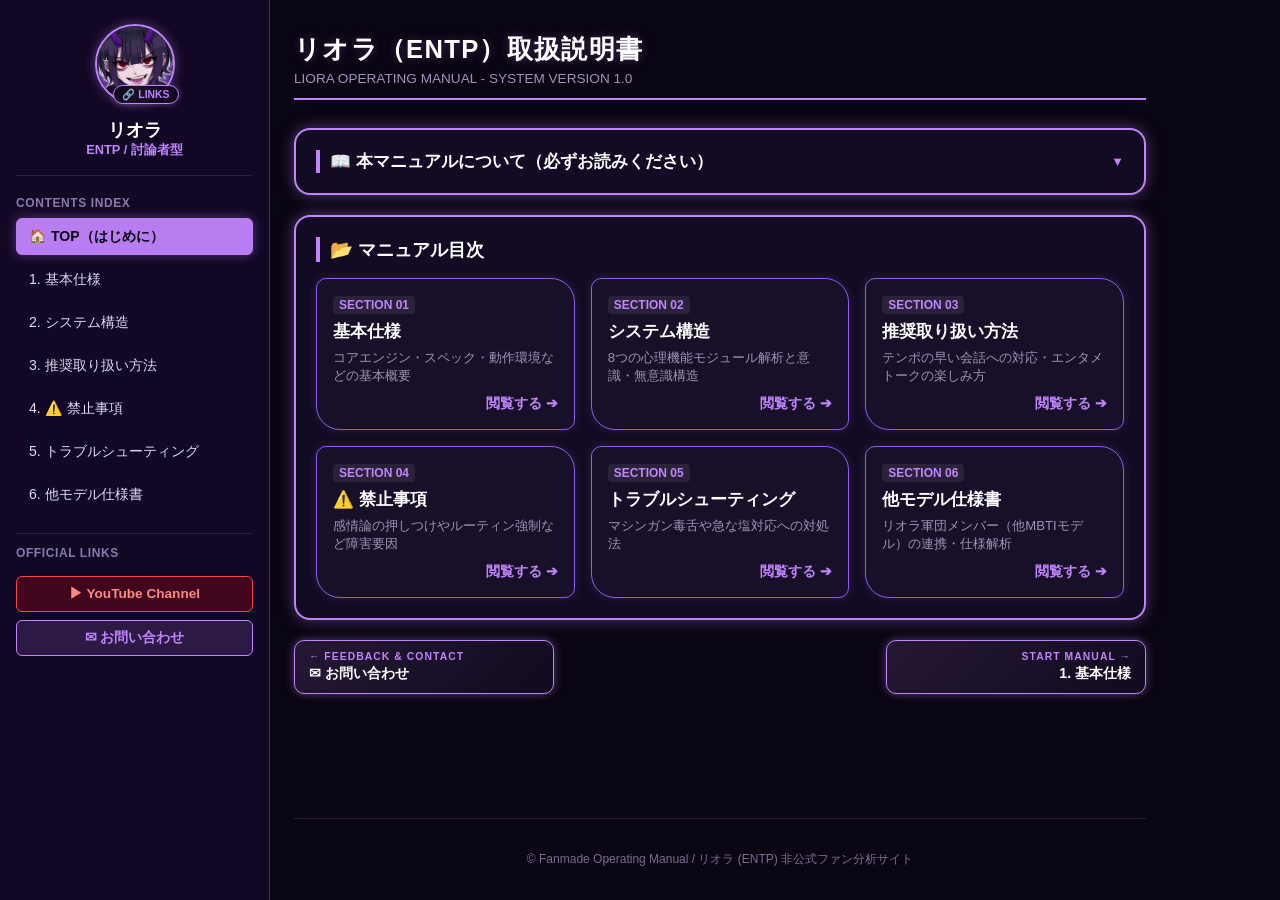
<file: index.html>
<!DOCTYPE html>
<html lang="ja">
<head>
<!-- Google tag (gtag.js) -->
<script async src="https://www.googletagmanager.com/gtag/js?id=G-RWWH56640Z"></script>
<script>
  window.dataLayer = window.dataLayer || [];
  function gtag(){dataLayer.push(arguments);}
  gtag('js', new Date());

  gtag('config', 'G-RWWH56640Z');
</script>
  <meta charset="UTF-8">
  <meta name="viewport" content="width=device-width, initial-scale=1.0">
  <title>リオラ（ENTP）取扱説明書 - TOP</title>
  <link rel="stylesheet" href="css/common.css">
  <link rel="stylesheet" href="css/top.css">
</head>
<body>

  <!-- スマホ用固定ヘッダー -->
  <header class="mobile-header">
    <button class="hamburger-btn" id="hamburgerBtn">☰</button>
    <span class="mobile-title">LIORA MANUAL</span>
  </header>

  <div class="app-container">
	<!-- 左サイドバー -->
    <aside class="sidebar" id="sidebar">
      <button type="button" class="sidebar-close-btn" id="sidebarCloseBtn">✕</button>
		
<!-- プロフィールカード -->
<div class="profile-card">
  <!-- ★ ここ（アイコン＋LINKSバッジの丸い枠）をクリックボタンに変更 -->
  <div class="profile-icon-wrapper" id="profileCardBtn" role="button" tabindex="0" title="リオラ Official Linksを開く">
    <img src="images/liora.jpg" alt="リオラ アイコン" class="profile-icon" onerror="this.src='https://via.placeholder.com/80/120724/c084fc?text=RIORA'">
    <span class="profile-link-badge">🔗 LINKS</span>
  </div>
  <div class="profile-name">リオラ</div>
  <div class="profile-type">ENTP / 討論者型</div>
</div>

      <nav>
        <div class="nav-section-title">CONTENTS INDEX</div>
        <ul class="nav-menu">
          <li><a href="index.html" class="active">🏠 TOP（はじめに）</a></li>
          <li><a href="specs.html">1. 基本仕様</a></li>
          <li><a href="functions.html">2. システム構造</a></li>
          <li><a href="usage.html">3. 推奨取り扱い方法</a></li>
          <li><a href="warning.html">4. ⚠️ 禁止事項</a></li>
          <li><a href="troubleshooting.html">5. トラブルシューティング</a></li>
		  <li><a href="members.html">6. 他モデル仕様書</a></li>
        </ul>
      </nav>

      <div class="sidebar-links">
        <div class="nav-section-title">OFFICIAL LINKS</div>
        <a href="https://www.youtube.com/@liora1219" target="_blank" rel="noopener" class="ext-btn youtube">
          <span>▶ YouTube Channel</span>
        </a>
        <a href="contact.html" class="ext-btn contact">
          <span>✉ お問い合わせ</span>
        </a>
      </div>
    </aside>

    <!-- 右メインコンテンツエリア -->
    <main class="main-content">
      <header class="page-header">
        <h1 class="page-title">リオラ（ENTP）取扱説明書</h1>
        <p class="page-subtitle">LIORA OPERATING MANUAL - SYSTEM VERSION 1.0</p>
      </header>

<!-- 折りたたみ可能な概要・注意喚起 -->
<section class="manual-section accordion-section">
  <button class="accordion-header" id="aboutAccordionBtn" type="button">
    <span class="accordion-header-title">📖 本マニュアルについて（必ずお読みください）</span>
    <span class="accordion-icon">▼</span>
  </button>
  
  <div class="accordion-body">
    <p class="about-text">
      当サイトは、配信者・リオラさんのトークスタイルや思考プロセスを「MBTI 16タイプ性格診断（ENTP/討論者型）」および「8つの心理機能」の視点から分析・解剖した非公式ファンメイド取扱説明書です。<br>
      リオラさんの爆速の言語化能力やエンタメ感あふれるトークバトルを、より深く理解して配信を楽しむためのガイダンスとしてご利用ください。
    </p>

    <!-- 注意喚起 -->
    <div class="caution-box">
      <div class="caution-title">⚠️ MBTI・性格分析のご利用にあたって</div>
      <p class="caution-desc">
        MBTIや心理機能は、個人の思考傾向やコミュニケーションの癖を多角的に理解するためのフレームワークです。<br>
        <strong>特定の性格タイプで人を決めつけたり、ラベル貼りやレッテル貼りをするためのものではありません。</strong><br>
        あくまでリスナー・ファンとしてのコミュニケーションやエンタメ分析を楽しむ指標の一つとしてご活用ください。
      </p>
    </div>

    <!-- 読了後の閉じるボタン -->
    <div class="accordion-close-wrapper">
      <button class="accordion-close-btn" id="aboutAccordionCloseBtn" type="button">▲ マニュアルの説明をたたむ</button>
    </div>
  </div>
</section>

	<!-- 目次カードエリア -->
      <section class="manual-section">
        <h2 class="section-title">📂 マニュアル目次</h2>
        <div class="index-grid">
          
          <a href="specs.html" class="index-card">
            <div>
              <div class="index-card-num">SECTION 01</div>
              <div class="index-card-title">基本仕様</div>
              <div class="index-card-desc">コアエンジン・スペック・動作環境などの基本概要</div>
            </div>
            <div class="index-card-arrow">閲覧する ➔</div>
          </a>

          <a href="functions.html" class="index-card">
            <div>
              <div class="index-card-num">SECTION 02</div>
              <div class="index-card-title">システム構造</div>
              <div class="index-card-desc">8つの心理機能モジュール解析と意識・無意識構造</div>
            </div>
            <div class="index-card-arrow">閲覧する ➔</div>
          </a>

          <a href="usage.html" class="index-card">
            <div>
              <div class="index-card-num">SECTION 03</div>
              <div class="index-card-title">推奨取り扱い方法</div>
              <div class="index-card-desc">テンポの早い会話への対応・エンタメトークの楽しみ方</div>
            </div>
            <div class="index-card-arrow">閲覧する ➔</div>
          </a>

          <a href="warning.html" class="index-card">
            <div>
              <div class="index-card-num">SECTION 04</div>
              <div class="index-card-title">⚠️ 禁止事項</div>
              <div class="index-card-desc">感情論の押しつけやルーティン強制など障害要因</div>
            </div>
            <div class="index-card-arrow">閲覧する ➔</div>
          </a>

          <a href="troubleshooting.html" class="index-card">
            <div>
              <div class="index-card-num">SECTION 05</div>
              <div class="index-card-title">トラブルシューティング</div>
              <div class="index-card-desc">マシンガン毒舌や急な塩対応への対処法</div>
            </div>
            <div class="index-card-arrow">閲覧する ➔</div>
          </a>
			
		  <a href="members.html" class="index-card">
            <div>
              <div class="index-card-num">SECTION 06</div>
              <div class="index-card-title">他モデル仕様書</div>
              <div class="index-card-desc">リオラ軍団メンバー（他MBTIモデル）の連携・仕様解析</div>
            </div>
            <div class="index-card-arrow">閲覧する ➔</div>
          </a>

        </div>
      </section>
		
		<!-- 左右ページ移動ナビゲーション -->
<div class="page-nav-container">
  <!-- 左：前へ戻る -->
  <a href="contact.html" class="nav-page-btn prev">
    <span class="nav-btn-label">← FEEDBACK & CONTACT</span>
    <span class="nav-btn-title">✉ お問い合わせ</span>
  </a>

  <!-- 右：次へ進む -->
  <a href="specs.html" class="nav-page-btn next">
    <span class="nav-btn-label">START MANUAL →</span>
    <span class="nav-btn-title">1. 基本仕様</span>
  </a>
</div>

      <footer class="main-footer">
        <p>© Fanmade Operating Manual / リオラ (ENTP) 非公式ファン分析サイト</p>
      </footer>
    </main>
  </div>

<!-- リオラ Official Links モーダル -->
  <div class="so-modal-overlay" id="lioraModalOverlay" aria-hidden="true">
    <div class="so-modal-content">
      <button class="so-modal-close" id="lioraModalCloseBtn" type="button">✕</button>
      
      <div class="so-modal-header">
        <img src="images/liora.jpg" alt="リオラ" class="so-modal-icon" onerror="this.src='https://via.placeholder.com/80/120724/c084fc?text=RIORA'">
        <div>
          <div class="so-modal-subtitle">ENTP / 討論者型</div>
          <h2 class="so-modal-title">リオラ Official Links</h2>
        </div>
      </div>

      <div class="so-modal-body">
        <p class="so-modal-desc">リオラさんの各公式プラットフォーム・SNS一覧です。</p>
        
<div class="so-modal-links">

  <!-- 左列：YOUTUBEグループ -->
  <div class="modal-group">
    <div class="modal-group-title">▶ YOUTUBE CHANNELS</div>
    <a href="https://www.youtube.com/channel/UCZLeZXjm_opUQFhLa4I_VFg" target="_blank" rel="noopener" class="so-modal-link-btn youtube">
      <span class="link-marker">▪</span>
      <span class="link-text">リオラch-スプラ解説-</span>
      <span class="link-arrow">➔</span>
    </a>
    <a href="https://www.youtube.com/@%E3%83%AA%E3%82%AA%E3%83%A9%E3%81%AE%E9%81%8A%E3%81%B3%E5%A0%B4" target="_blank" rel="noopener" class="so-modal-link-btn youtube">
      <span class="link-marker">▪</span>
      <span class="link-text">リオラの遊び場</span>
      <span class="link-arrow">➔</span>
    </a>
    <a href="https://www.youtube.com/channel/UCxatBdEPbu0eMBJYC5KGaqA" target="_blank" rel="noopener" class="so-modal-link-btn youtube">
      <span class="link-marker">▪</span>
      <span class="link-text">リオラのスプラ教室</span>
      <span class="link-arrow">➔</span>
    </a>
    <a href="https://www.youtube.com/@vtuber1219" target="_blank" rel="noopener" class="so-modal-link-btn youtube">
      <span class="link-marker">▪</span>
      <span class="link-text">リオラ-Vtuberの先生</span>
      <span class="link-arrow">➔</span>
    </a>
    <a href="https://www.youtube.com/@liora2001/videos" target="_blank" rel="noopener" class="so-modal-link-btn youtube">
      <span class="link-marker">▪</span>
      <span class="link-text">自由なリオラ</span>
      <span class="link-arrow">➔</span>
    </a>
  </div>

  <!-- 右列：X (TWITTER)グループ -->
  <div class="modal-group">
    <div class="modal-group-title">𝕏 X (TWITTER) ACCOUNTS</div>
    <a href="https://x.com/liora1219" target="_blank" rel="noopener" class="so-modal-link-btn x-twitter">
      <span class="link-marker">▪</span>
      <span class="link-text">リオラch👻</span>
      <span class="link-arrow">➔</span>
    </a>
    <a href="https://x.com/Li0ra__" target="_blank" rel="noopener" class="so-modal-link-btn x-twitter">
      <span class="link-marker">▪</span>
      <span class="link-text">りおらぴっぴ</span>
      <span class="link-arrow">➔</span>
    </a>
    <a href="https://x.com/liora33333" target="_blank" rel="noopener" class="so-modal-link-btn x-twitter">
      <span class="link-marker">▪</span>
      <span class="link-text">リオラさぶさぶ</span>
      <span class="link-arrow">➔</span>
    </a>
    <a href="https://x.com/Renren3353" target="_blank" rel="noopener" class="so-modal-link-btn x-twitter">
      <span class="link-marker">▪</span>
      <span class="link-text">リオラ@本垢登録者30万人</span>
      <span class="link-arrow">➔</span>
    </a>
    <a href="https://x.com/liorach" target="_blank" rel="noopener" class="so-modal-link-btn x-twitter">
      <span class="link-marker">▪</span>
      <span class="link-text">リオラ@ポーカー</span>
      <span class="link-arrow">➔</span>
    </a>
  </div>

</div>
    </div>
  </div>
	
  <script src="js/common.js"></script>
</body>
</html>
</file>
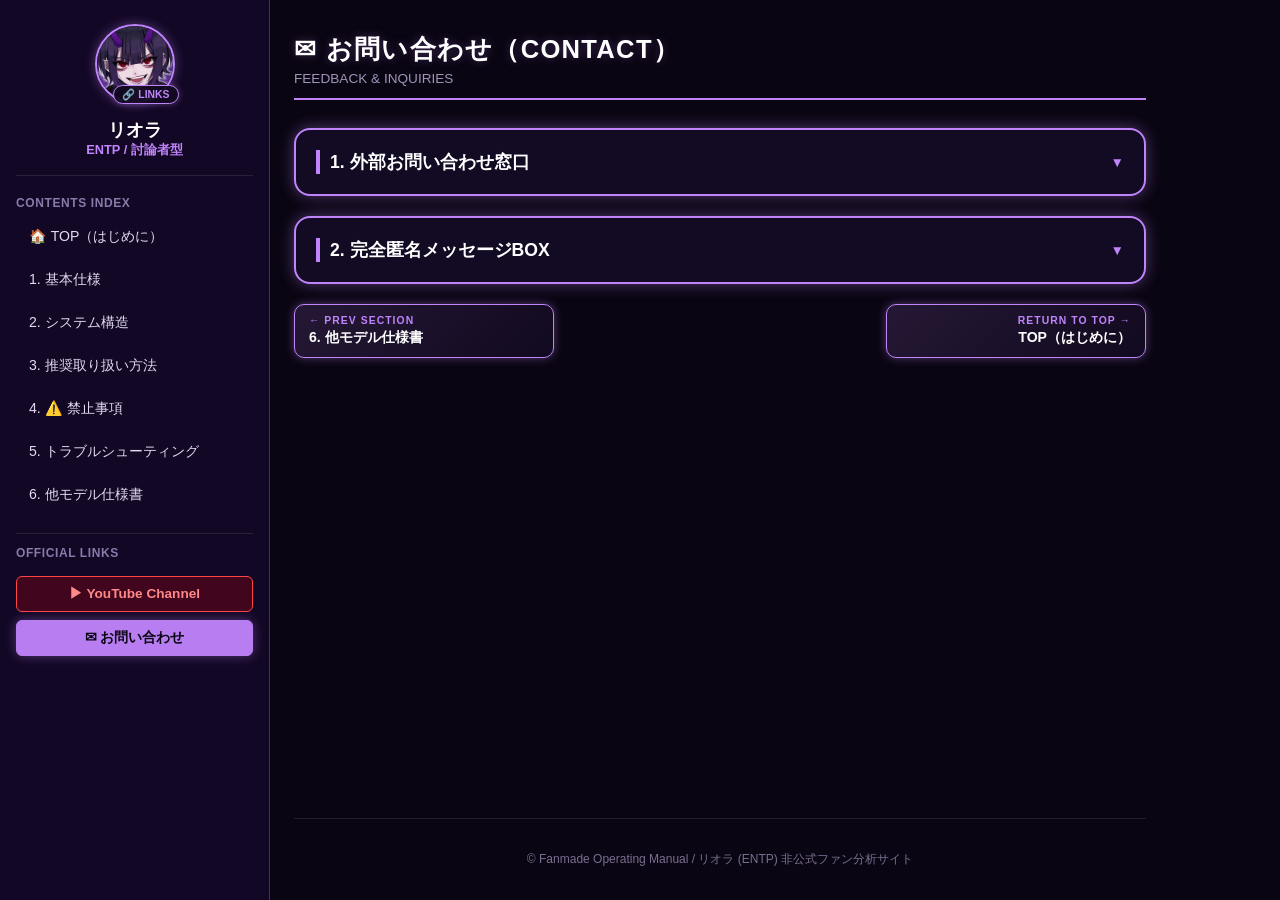
<file: contact.html>
<!DOCTYPE html>
<html lang="ja">
<head>
<!-- Google tag (gtag.js) -->
<script async src="https://www.googletagmanager.com/gtag/js?id=G-RWWH56640Z"></script>
<script>
  window.dataLayer = window.dataLayer || [];
  function gtag(){dataLayer.push(arguments);}
  gtag('js', new Date());

  gtag('config', 'G-RWWH56640Z');
</script>
  <meta charset="UTF-8">
  <meta name="viewport" content="width=device-width, initial-scale=1.0">
  <title>リオラ（ENTP）取扱説明書 - お問い合わせ</title>
  <link rel="stylesheet" href="css/common.css">
  <link rel="stylesheet" href="css/contact.css">
</head>
<body>

  <!-- スマホ用固定ヘッダー -->
  <header class="mobile-header">
    <button class="hamburger-btn" id="hamburgerBtn">☰</button>
    <span class="mobile-title">LIORA MANUAL</span>
  </header>

  <div class="app-container">
    <!-- 左サイドバー -->
    <aside class="sidebar" id="sidebar">
      <button type="button" class="sidebar-close-btn" id="sidebarCloseBtn">✕</button>

      <!-- プロフィールカード -->
      <div class="profile-card">
        <div class="profile-icon-wrapper" id="profileCardBtn" role="button" tabindex="0" title="リオラ Official Linksを開く">
          <img src="images/liora.jpg" alt="リオラ アイコン" class="profile-icon" onerror="this.src='https://via.placeholder.com/80/120724/c084fc?text=RIORA'">
          <span class="profile-link-badge">🔗 LINKS</span>
        </div>
        <div class="profile-name">リオラ</div>
        <div class="profile-type">ENTP / 討論者型</div>
      </div>

      <nav>
        <div class="nav-section-title">CONTENTS INDEX</div>
        <ul class="nav-menu">
          <li><a href="index.html">🏠 TOP（はじめに）</a></li>
          <li><a href="specs.html">1. 基本仕様</a></li>
          <li><a href="functions.html">2. システム構造</a></li>
          <li><a href="usage.html">3. 推奨取り扱い方法</a></li>
          <li><a href="warning.html">4. ⚠️ 禁止事項</a></li>
          <li><a href="troubleshooting.html">5. トラブルシューティング</a></li>
          <li><a href="members.html">6. 他モデル仕様書</a></li>
        </ul>
      </nav>

      <div class="sidebar-links">
        <div class="nav-section-title">OFFICIAL LINKS</div>
        <a href="https://www.youtube.com/@liora1219" target="_blank" rel="noopener" class="ext-btn youtube">
          <span>▶ YouTube Channel</span>
        </a>
        <a href="contact.html" class="ext-btn contact active">
          <span>✉ お問い合わせ</span>
        </a>
      </div>
    </aside>

    <!-- 右メインコンテンツエリア -->
    <main class="main-content">
      <header class="page-header">
        <h1 class="page-title">✉ お問い合わせ（CONTACT）</h1>
        <p class="page-subtitle">FEEDBACK & INQUIRIES</p>
      </header>

	<!-- SECTION 1: 外部お問い合わせ窓口（アコーディオン） -->
      <section class="manual-section accordion-section">
        <button class="accordion-header" type="button">
          <span class="accordion-header-title">1. 外部お問い合わせ窓口</span>
          <span class="accordion-icon">▼</span>
        </button>
        <div class="accordion-body">
          <p style="margin-bottom: 16px; font-size: 0.88rem; line-height: 1.6; color: var(--text-main);">
            当サイト（リオラ取扱説明書）へのご感想、分析のリクエスト、誤字脱字のご指摘や各種ご相談は、以下の窓口よりご連絡ください。
          </p>

          <!-- お問い合わせ専用グリッド -->
          <div class="ct-grid">
            
            <!-- CARD 1: X (旧Twitter) DM -->
            <a href="https://x.com/ricopinchannel" target="_blank" rel="noopener" class="ct-card x-card">
              <div>
                <div class="ct-card-num">RECOMMENDED / 推奨窓口</div>
                <div class="ct-card-title">X（旧Twitter）DM</div>
                <div class="ct-card-desc">
                  サイトの感想・分析リクエスト・不具合報告など、最も迅速に対応可能です。お気軽にDMをお送りください！
                </div>
              </div>
              <div class="ct-card-arrow"> X の DM で連絡する ➔</div>
            </a>

            <!-- CARD 2: ココナラ -->
            <a href="https://coconala.com/users/6213880" target="_blank" rel="noopener" class="ct-card coconala-card">
              <div>
                <div class="ct-card-num">OFFICIAL / 外部決済対応</div>
                <div class="ct-card-title">ココナラ（coconala）</div>
                <div class="ct-card-desc">
                  Webデザインやフロントエンド制作など、プラットフォームを通した安全なお取引をご希望の方はこちらからどうぞ。
                </div>
              </div>
              <div class="ct-card-arrow"> ココナラで相談する ➔</div>
            </a>
          </div>
        </div>
      </section>

	<!-- SECTION 2: 完全匿名メッセージBOX（アコーディオン） -->
      <section class="manual-section accordion-section">
        <button class="accordion-header" type="button">
          <span class="accordion-header-title">2. 完全匿名メッセージBOX</span>
          <span class="accordion-icon">▼</span>
        </button>
        <div class="accordion-body">
          <p class="ct-anon-desc">
            ログイン不要で感想や分析リクエストを送っていただけます。<br>
            フォーム内の<strong class="hl-marker">「掲載同意」にチェックをいただいたメッセージ</strong>は、X（旧Twitter）や各種発信にて取り上げ・回答させていただく場合があります。<br>
            <span class="ct-anon-sub">※個別返信が必要なご質問・ご依頼は、上部の X（DM）またはココナラをご利用ください。
          </p>
          
          <a href="https://docs.google.com/forms/d/e/1FAIpQLSckNebyzci6kz1ZezvyA4XweWRjR2HAcpwdhDa7HTuxARvlVw/viewform?usp=dialog" target="_blank" rel="noopener" class="ct-anon-btn">
            ✉ 匿名でメッセージ・リクエストを送る ➔
          </a>
        </div>
      </section>

      <!-- 左右ページ移動ナビゲーション -->
      <div class="page-nav-container">
        <a href="members.html" class="nav-page-btn prev">
          <span class="nav-btn-label">← PREV SECTION</span>
          <span class="nav-btn-title">6. 他モデル仕様書</span>
        </a>

        <a href="index.html" class="nav-page-btn next">
          <span class="nav-btn-label">RETURN TO TOP →</span>
          <span class="nav-btn-title"> TOP（はじめに）</span>
        </a>
      </div>

      <footer class="main-footer">
        <p>© Fanmade Operating Manual / リオラ (ENTP) 非公式ファン分析サイト</p>
      </footer>
    </main>
  </div>

  <!-- リオラ Official Links モーダル -->
  <div class="so-modal-overlay" id="lioraModalOverlay" aria-hidden="true">
    <div class="so-modal-content">
      <button class="so-modal-close" id="lioraModalCloseBtn" type="button">✕</button>
      
      <div class="so-modal-header">
        <img src="images/liora.jpg" alt="リオラ" class="so-modal-icon" onerror="this.src='https://via.placeholder.com/80/120724/c084fc?text=RIORA'">
        <div>
          <div class="so-modal-subtitle">ENTP / 討論者型</div>
          <h2 class="so-modal-title">リオラ Official Links</h2>
        </div>
      </div>

      <div class="so-modal-body">
        <p class="so-modal-desc">リオラさんの各公式プラットフォーム・SNS一覧です。</p>
        <div class="so-modal-links">
          <div class="modal-group">
            <div class="modal-group-title">▶ YOUTUBE CHANNELS</div>
            <a href="https://www.youtube.com/channel/UCZLeZXjm_opUQFhLa4I_VFg" target="_blank" rel="noopener" class="so-modal-link-btn youtube">
              <span class="link-marker">▪</span>
              <span class="link-text">リオラch-スプラ解説-</span>
              <span class="link-arrow">➔</span>
            </a>
            <a href="https://www.youtube.com/@%E3%83%AA%E3%82%AA%E3%83%A9%E3%81%AE%E9%81%8A%E3%81%B3%E5%A0%B4" target="_blank" rel="noopener" class="so-modal-link-btn youtube">
              <span class="link-marker">▪</span>
              <span class="link-text">リオラの遊び場</span>
              <span class="link-arrow">➔</span>
            </a>
            <a href="https://www.youtube.com/channel/UCxatBdEPbu0eMBJYC5KGaqA" target="_blank" rel="noopener" class="so-modal-link-btn youtube">
              <span class="link-marker">▪</span>
              <span class="link-text">リオラのスプラ教室</span>
              <span class="link-arrow">➔</span>
            </a>
            <a href="https://www.youtube.com/@vtuber1219" target="_blank" rel="noopener" class="so-modal-link-btn youtube">
              <span class="link-marker">▪</span>
              <span class="link-text">リオラ-Vtuberの先生</span>
              <span class="link-arrow">➔</span>
            </a>
            <a href="https://www.youtube.com/@liora2001/videos" target="_blank" rel="noopener" class="so-modal-link-btn youtube">
              <span class="link-marker">▪</span>
              <span class="link-text">自由なリオラ</span>
              <span class="link-arrow">➔</span>
            </a>
          </div>

          <div class="modal-group">
            <div class="modal-group-title">𝕏 X (TWITTER) ACCOUNTS</div>
            <a href="https://x.com/liora1219" target="_blank" rel="noopener" class="so-modal-link-btn x-twitter">
              <span class="link-marker">▪</span>
              <span class="link-text">リオラch👻</span>
              <span class="link-arrow">➔</span>
            </a>
            <a href="https://x.com/Li0ra__" target="_blank" rel="noopener" class="so-modal-link-btn x-twitter">
              <span class="link-marker">▪</span>
              <span class="link-text">りおらぴっぴ</span>
              <span class="link-arrow">➔</span>
            </a>
            <a href="https://x.com/liora33333" target="_blank" rel="noopener" class="so-modal-link-btn x-twitter">
              <span class="link-marker">▪</span>
              <span class="link-text">リオラさぶさぶ</span>
              <span class="link-arrow">➔</span>
            </a>
            <a href="https://x.com/Renren3353" target="_blank" rel="noopener" class="so-modal-link-btn x-twitter">
              <span class="link-marker">▪</span>
              <span class="link-text">リオラ@本垢登録者30万人</span>
              <span class="link-arrow">➔</span>
            </a>
            <a href="https://x.com/liorach" target="_blank" rel="noopener" class="so-modal-link-btn x-twitter">
              <span class="link-marker">▪</span>
              <span class="link-text">リオラ@ポーカー</span>
              <span class="link-arrow">➔</span>
            </a>
          </div>
        </div>
      </div>
    </div>
  </div>

  <script src="js/common.js"></script>
</body>
</html>
</file>
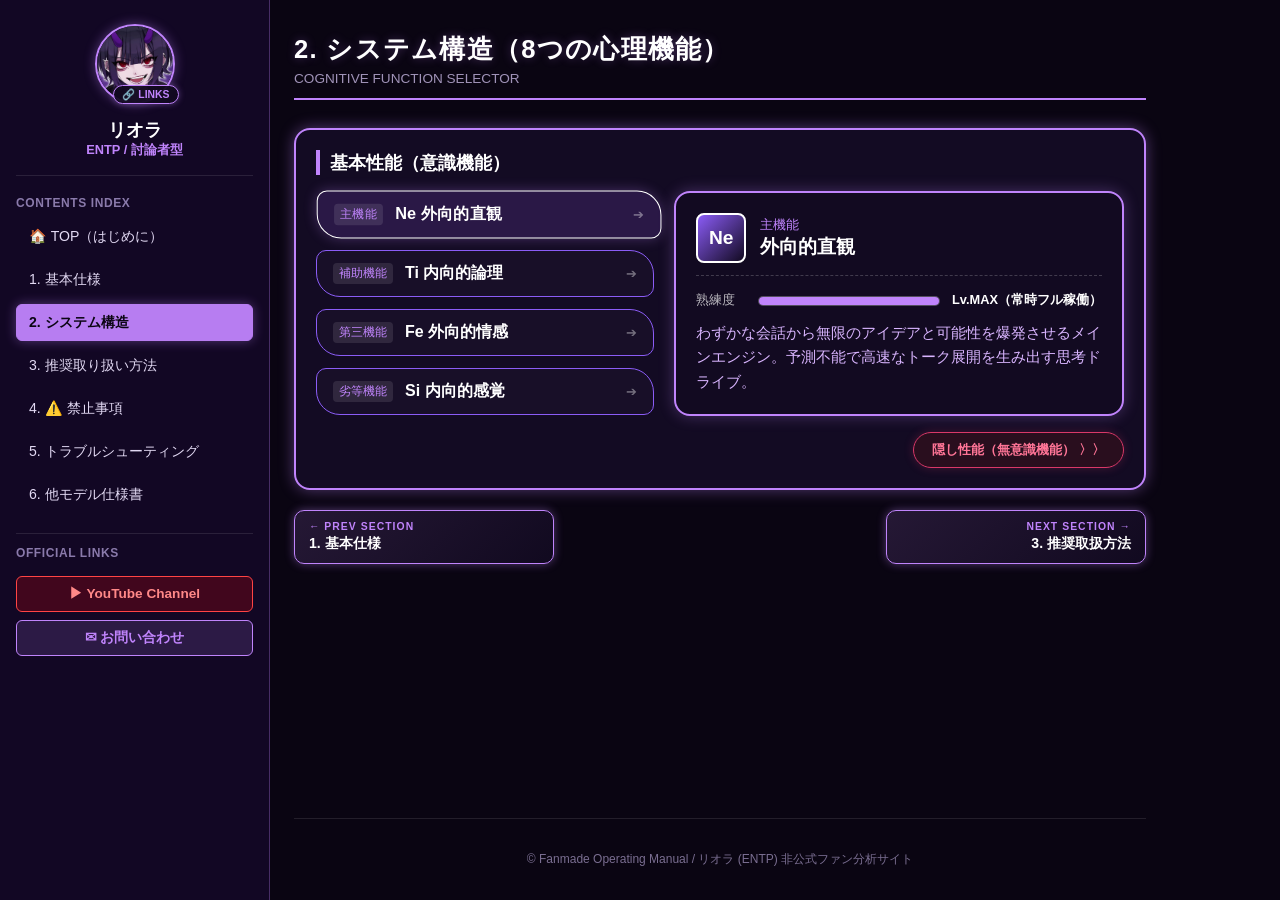
<file: functions.html>
<!DOCTYPE html>
<html lang="ja">
<head>
<!-- Google tag (gtag.js) -->
<script async src="https://www.googletagmanager.com/gtag/js?id=G-RWWH56640Z"></script>
<script>
  window.dataLayer = window.dataLayer || [];
  function gtag(){dataLayer.push(arguments);}
  gtag('js', new Date());

  gtag('config', 'G-RWWH56640Z');
</script>
  <meta charset="UTF-8">
  <meta name="viewport" content="width=device-width, initial-scale=1.0">
  <title>リオラ（ENTP）取扱説明書 - システム構造</title>
  <link rel="stylesheet" href="css/common.css">
  <link rel="stylesheet" href="css/functions.css">
</head>
<body>

  <!-- スマホ用固定ヘッダー -->
  <header class="mobile-header">
    <button class="hamburger-btn" id="hamburgerBtn">☰</button>
    <span class="mobile-title">LIORA MANUAL</span>
  </header>

  <div class="app-container">
    <!-- 左サイドバー -->
    <aside class="sidebar" id="sidebar">
      <button type="button" class="sidebar-close-btn" id="sidebarCloseBtn">✕</button>

      <!-- プロフィールカード -->
      <div class="profile-card">
        <div class="profile-icon-wrapper" id="profileCardBtn" role="button" tabindex="0" title="リオラ Official Linksを開く">
          <img src="images/liora.jpg" alt="リオラ アイコン" class="profile-icon" onerror="this.src='https://via.placeholder.com/80/120724/c084fc?text=RIORA'">
          <span class="profile-link-badge">🔗 LINKS</span>
        </div>
        <div class="profile-name">リオラ</div>
        <div class="profile-type">ENTP / 討論者型</div>
      </div>

      <nav>
        <div class="nav-section-title">CONTENTS INDEX</div>
        <ul class="nav-menu">
          <li><a href="index.html">🏠 TOP（はじめに）</a></li>
          <li><a href="specs.html">1. 基本仕様</a></li>
          <li><a href="functions.html" class="active">2. システム構造</a></li>
          <li><a href="usage.html">3. 推奨取り扱い方法</a></li>
          <li><a href="warning.html">4. ⚠️ 禁止事項</a></li>
          <li><a href="troubleshooting.html">5. トラブルシューティング</a></li>
          <li><a href="members.html">6. 他モデル仕様書</a></li>
        </ul>
      </nav>

      <div class="sidebar-links">
        <div class="nav-section-title">OFFICIAL LINKS</div>
        <a href="https://www.youtube.com/@liora1219" target="_blank" rel="noopener" class="ext-btn youtube">
          <span>▶ YouTube Channel</span>
        </a>
        <a href="contact.html" class="ext-btn contact">
          <span>✉ お問い合わせ</span>
        </a>
      </div>
    </aside>

    <!-- 右メインコンテンツエリア -->
    <main class="main-content">
      <header class="page-header">
        <h1 class="page-title">2. システム構造（8つの心理機能）</h1>
        <p class="page-subtitle">COGNITIVE FUNCTION SELECTOR</p>
      </header>

      <!-- サイド・オーダー風UI（単体セクション枠） -->
      <section class="manual-section side-order-theme">
		<h2 class="section-title"> 基本性能（意識機能）</h2>
        <div class="so-container" id="soContainer">
          <div class="so-layout-wrapper" id="soWrapper">
            
            <!-- 【プレート一覧エリア（左）】 -->
            <div class="so-plate-list" id="soPlateList"></div>

            <!-- 【詳細解説パネルエリア（右）】 -->
            <div class="so-detail-panel" id="soDetailPanel">
              <div class="so-chip-header">
                <div class="so-chip-icon" id="soChipIcon">Ne</div>
                <div>
                  <div class="so-chip-category" id="soChipCategory">主機能 / 意識</div>
                  <h3 class="so-chip-title" id="soChipTitle">外向的直観</h3>
                </div>
              </div>
              <div class="so-chip-body">
                <div class="so-chip-status">
                  <span class="so-status-label">熟練度</span>
                  <span class="so-status-bar"><i style="width: 100%;"></i></span>
                  <span class="so-status-val">Lv.MAX（常時フル稼働）</span>
                </div>
                <p class="so-chip-desc" id="soChipDesc">
                  わずかな会話から無限のアイデアと可能性を爆発させるメインエンジン。予測不能で高速なトーク展開を生み出す思考ドライブ。
                </p>
              </div>
            </div>

          </div>

          <!-- 右下に配置される切替ボタン -->
          <div class="so-switch-container">
            <button class="so-switch-btn" id="soSwitchBtn">
              <span class="so-btn-text" id="soBtnText">隠し性能（無意識機能） 〉〉</span>
            </button>
          </div>
        </div>
      </section>

      <!-- 左右ページ移動ナビゲーション -->
      <div class="page-nav-container">
        <a href="specs.html" class="nav-page-btn prev">
          <span class="nav-btn-label">← PREV SECTION</span>
          <span class="nav-btn-title">1. 基本仕様</span>
        </a>

        <a href="usage.html" class="nav-page-btn next">
          <span class="nav-btn-label">NEXT SECTION →</span>
          <span class="nav-btn-title">3. 推奨取扱方法</span>
        </a>
      </div>

      <footer class="main-footer">
        <p>© Fanmade Operating Manual / リオラ (ENTP) 非公式ファン分析サイト</p>
      </footer>
    </main>
  </div>

  <!-- リオラ Official Links モーダル -->
  <div class="so-modal-overlay" id="lioraModalOverlay" aria-hidden="true">
    <div class="so-modal-content">
      <button class="so-modal-close" id="lioraModalCloseBtn" type="button">✕</button>
      
      <div class="so-modal-header">
        <img src="images/liora.jpg" alt="リオラ" class="so-modal-icon" onerror="this.src='https://via.placeholder.com/80/120724/c084fc?text=RIORA'">
        <div>
          <div class="so-modal-subtitle">ENTP / 討論者型</div>
          <h2 class="so-modal-title">リオラ Official Links</h2>
        </div>
      </div>

      <div class="so-modal-body">
        <p class="so-modal-desc">リオラさんの各公式プラットフォーム・SNS一覧です。</p>
        <div class="so-modal-links">
          <div class="modal-group">
            <div class="modal-group-title">▶ YOUTUBE CHANNELS</div>
            <a href="https://www.youtube.com/channel/UCZLeZXjm_opUQFhLa4I_VFg" target="_blank" rel="noopener" class="so-modal-link-btn youtube">
              <span class="link-marker">▪</span>
              <span class="link-text">リオラch-スプラ解説-</span>
              <span class="link-arrow">➔</span>
            </a>
            <a href="https://www.youtube.com/@%E3%83%AA%E3%82%AA%E3%83%A9%E3%81%AE%E9%81%8A%E3%81%B3%E5%A0%B4" target="_blank" rel="noopener" class="so-modal-link-btn youtube">
              <span class="link-marker">▪</span>
              <span class="link-text">リオラの遊び場</span>
              <span class="link-arrow">➔</span>
            </a>
            <a href="https://www.youtube.com/channel/UCxatBdEPbu0eMBJYC5KGaqA" target="_blank" rel="noopener" class="so-modal-link-btn youtube">
              <span class="link-marker">▪</span>
              <span class="link-text">リオラのスプラ教室</span>
              <span class="link-arrow">➔</span>
            </a>
            <a href="https://www.youtube.com/@vtuber1219" target="_blank" rel="noopener" class="so-modal-link-btn youtube">
              <span class="link-marker">▪</span>
              <span class="link-text">リオラ-Vtuberの先生</span>
              <span class="link-arrow">➔</span>
            </a>
            <a href="https://www.youtube.com/@liora2001/videos" target="_blank" rel="noopener" class="so-modal-link-btn youtube">
              <span class="link-marker">▪</span>
              <span class="link-text">自由なリオラ</span>
              <span class="link-arrow">➔</span>
            </a>
          </div>

          <div class="modal-group">
            <div class="modal-group-title">𝕏 X (TWITTER) ACCOUNTS</div>
            <a href="https://x.com/liora1219" target="_blank" rel="noopener" class="so-modal-link-btn x-twitter">
              <span class="link-marker">▪</span>
              <span class="link-text">リオラch👻</span>
              <span class="link-arrow">➔</span>
            </a>
            <a href="https://x.com/Li0ra__" target="_blank" rel="noopener" class="so-modal-link-btn x-twitter">
              <span class="link-marker">▪</span>
              <span class="link-text">りおらぴっぴ</span>
              <span class="link-arrow">➔</span>
            </a>
            <a href="https://x.com/liora33333" target="_blank" rel="noopener" class="so-modal-link-btn x-twitter">
              <span class="link-marker">▪</span>
              <span class="link-text">リオラさぶさぶ</span>
              <span class="link-arrow">➔</span>
            </a>
            <a href="https://x.com/Renren3353" target="_blank" rel="noopener" class="so-modal-link-btn x-twitter">
              <span class="link-marker">▪</span>
              <span class="link-text">リオラ@本垢登録者30万人</span>
              <span class="link-arrow">➔</span>
            </a>
            <a href="https://x.com/liorach" target="_blank" rel="noopener" class="so-modal-link-btn x-twitter">
              <span class="link-marker">▪</span>
              <span class="link-text">リオラ@ポーカー</span>
              <span class="link-arrow">➔</span>
            </a>
          </div>
        </div>
      </div>
    </div>
  </div>

  <script src="js/common.js"></script>
  <script src="js/functions.js"></script>
</body>
</html>
</file>
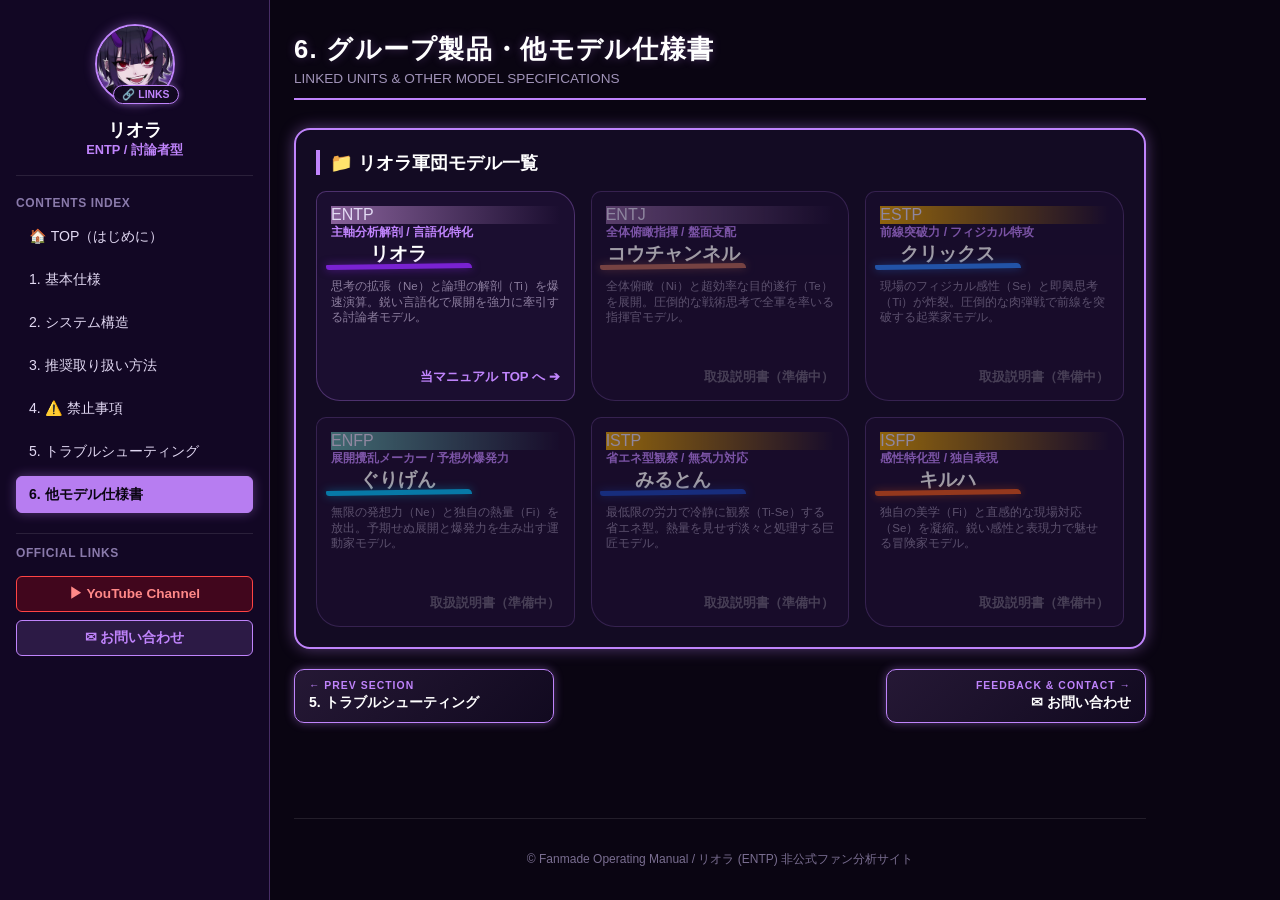
<file: members.html>
<!DOCTYPE html>
<html lang="ja">
<head>
<!-- Google tag (gtag.js) -->
<script async src="https://www.googletagmanager.com/gtag/js?id=G-RWWH56640Z"></script>
<script>
  window.dataLayer = window.dataLayer || [];
  function gtag(){dataLayer.push(arguments);}
  gtag('js', new Date());

  gtag('config', 'G-RWWH56640Z');
</script>
  <meta charset="UTF-8">
  <meta name="viewport" content="width=device-width, initial-scale=1.0">
  <title>リオラ（ENTP）取扱説明書 - 他モデル仕様書</title>
  <link rel="stylesheet" href="css/common.css">
  <link rel="stylesheet" href="css/members.css">
</head>
<body>

  <!-- スマホ用固定ヘッダー -->
  <header class="mobile-header">
    <button class="hamburger-btn" id="hamburgerBtn">☰</button>
    <span class="mobile-title">LIORA MANUAL</span>
  </header>

  <div class="app-container">
    <!-- 左サイドバー -->
    <aside class="sidebar" id="sidebar">
      <button type="button" class="sidebar-close-btn" id="sidebarCloseBtn">✕</button>

      <!-- プロフィールカード -->
      <div class="profile-card">
        <div class="profile-icon-wrapper" id="profileCardBtn" role="button" tabindex="0" title="リオラ Official Linksを開く">
          <img src="images/liora.jpg" alt="リオラ アイコン" class="profile-icon" onerror="this.src='https://via.placeholder.com/80/120724/c084fc?text=RIORA'">
          <span class="profile-link-badge">🔗 LINKS</span>
        </div>
        <div class="profile-name">リオラ</div>
        <div class="profile-type">ENTP / 討論者型</div>
      </div>

      <nav>
        <div class="nav-section-title">CONTENTS INDEX</div>
        <ul class="nav-menu">
          <li><a href="index.html">🏠 TOP（はじめに）</a></li>
          <li><a href="specs.html">1. 基本仕様</a></li>
          <li><a href="functions.html">2. システム構造</a></li>
          <li><a href="usage.html">3. 推奨取り扱い方法</a></li>
          <li><a href="warning.html">4. ⚠️ 禁止事項</a></li>
          <li><a href="troubleshooting.html">5. トラブルシューティング</a></li>
          <li><a href="members.html" class="active">6. 他モデル仕様書</a></li>
        </ul>
      </nav>

      <div class="sidebar-links">
        <div class="nav-section-title">OFFICIAL LINKS</div>
        <a href="https://www.youtube.com/@liora1219" target="_blank" rel="noopener" class="ext-btn youtube">
          <span>▶ YouTube Channel</span>
        </a>
        <a href="contact.html" class="ext-btn contact">
          <span>✉ お問い合わせ</span>
        </a>
      </div>
    </aside>

    <!-- 右メインコンテンツエリア -->
    <main class="main-content">
      <header class="page-header">
        <h1 class="page-title">6. グループ製品・他モデル仕様書</h1>
        <p class="page-subtitle">LINKED UNITS & OTHER MODEL SPECIFICATIONS</p>
      </header>

      <section class="manual-section">
        <h2 class="section-title">📁 リオラ軍団モデル一覧</h2>
        
		<div class="member-grid">

          <!-- CARD 1: リオラ (ENTP) ※稼働中（カード全体がリンク） -->
          <a href="index.html" class="so-chip-card member-card liora">
            <div class="so-chip-header">
              <div class="so-chip-icon liora-icon">ENTP</div>
              <div>
                <div class="so-chip-category">主軸分析解剖 / 言語化特化</div>
                <h3 class="so-chip-title member-name"><span class="hl-line">リオラ</span></h3>
              </div>
            </div>
            <div class="member-card-body">
              <p class="so-chip-desc">
				  思考の拡張（Ne）と論理の解剖（Ti）を爆速演算。鋭い言語化で展開を強力に牽引する討論者モデル。
				</p>
              <div class="member-card-footer">
                <span>当マニュアル TOP へ ➔</span>
              </div>
            </div>
          </a>

          <!-- CARD 2: コウチャンネル (ENTJ) ※準備中 -->
          <!-- ★ 完成後は href="kou.html" を指定し is-disabled クラスを外してください -->
          <div class="so-chip-card member-card kou is-disabled">
            <div class="so-chip-header">
              <div class="so-chip-icon kou-icon">ENTJ</div>
              <div>
                <div class="so-chip-category">全体俯瞰指揮 / 盤面支配</div>
                <h3 class="so-chip-title member-name"><span class="hl-line">コウチャンネル</span></h3>
              </div>
            </div>
            <div class="member-card-body">
              <p class="so-chip-desc">
                全体俯瞰（Ni）と超効率な目的遂行（Te）を展開。圧倒的な戦術思考で全軍を率いる指揮官モデル。
              </p>
              <div class="member-card-footer">
                <span>取扱説明書（準備中）</span>
              </div>
            </div>
          </div>

          <!-- CARD 3: クリックス (ESTP) ※準備中 -->
          <!-- ★ 完成後は href="kurikku.html" を指定し is-disabled クラスを外してください -->
          <div class="so-chip-card member-card kurikku is-disabled">
            <div class="so-chip-header">
              <div class="so-chip-icon kurikku-icon">ESTP</div>
              <div>
                <div class="so-chip-category">前線突破力 / フィジカル特攻</div>
                <h3 class="so-chip-title member-name"><span class="hl-line">クリックス</span></h3>
              </div>
            </div>
            <div class="member-card-body">
              <p class="so-chip-desc">
                現場のフィジカル感性（Se）と即興思考（Ti）が炸裂。圧倒的な肉弾戦で前線を突破する起業家モデル。
              </p>
              <div class="member-card-footer">
                <span>取扱説明書（準備中）</span>
              </div>
            </div>
          </div>

          <!-- CARD 4: ぐりげん (ENFP) ※準備中 -->
          <!-- ★ 完成後は href="gurigen.html" を指定し is-disabled クラスを外してください -->
          <div class="so-chip-card member-card gurigen is-disabled">
            <div class="so-chip-header">
              <div class="so-chip-icon gurigen-icon">ENFP</div>
              <div>
                <div class="so-chip-category">展開攪乱メーカー / 予想外爆発力</div>
                <h3 class="so-chip-title member-name"><span class="hl-line">ぐりげん</span></h3>
              </div>
            </div>
            <div class="member-card-body">
              <p class="so-chip-desc">
                無限の発想力（Ne）と独自の熱量（Fi）を放出。予期せぬ展開と爆発力を生み出す運動家モデル。
              </p>
              <div class="member-card-footer">
                <span>取扱説明書（準備中）</span>
              </div>
            </div>
          </div>

          <!-- CARD 5: みるとん (ISTP) ※準備中 -->
          <!-- ★ 完成後は href="miruton.html" を指定し is-disabled クラスを外してください -->
          <div class="so-chip-card member-card miruton is-disabled">
            <div class="so-chip-header">
              <div class="so-chip-icon miruton-icon">ISTP</div>
              <div>
                <div class="so-chip-category">省エネ型観察 / 無気力対応</div>
                <h3 class="so-chip-title member-name"><span class="hl-line">みるとん</span></h3>
              </div>
            </div>
            <div class="member-card-body">
              <p class="so-chip-desc">
                最低限の労力で冷静に観察（Ti-Se）する省エネ型。熱量を見せず淡々と処理する巨匠モデル。
              </p>
              <div class="member-card-footer">
                <span>取扱説明書（準備中）</span>
              </div>
            </div>
          </div>

          <!-- CARD 6: キルハ (ISFP) ※準備中 -->
          <!-- ★ 完成後は href="kiruha.html" を指定し is-disabled クラスを外してください -->
          <div class="so-chip-card member-card kiruha is-disabled">
            <div class="so-chip-header">
              <div class="so-chip-icon kiruha-icon">ISFP</div>
              <div>
                <div class="so-chip-category">感性特化型 / 独自表現</div>
                <h3 class="so-chip-title member-name"><span class="hl-line">キルハ</span></h3>
              </div>
            </div>
            <div class="member-card-body">
              <p class="so-chip-desc">
                独自の美学（Fi）と直感的な現場対応（Se）を凝縮。鋭い感性と表現力で魅せる冒険家モデル。
              </p>
              <div class="member-card-footer">
                <span>取扱説明書（準備中）</span>
              </div>
            </div>
          </div>

        </div>
      </section>

      <!-- 左右ページ移動ナビゲーション -->
      <div class="page-nav-container">
        <a href="troubleshooting.html" class="nav-page-btn prev">
          <span class="nav-btn-label">← PREV SECTION</span>
          <span class="nav-btn-title">5. トラブルシューティング</span>
        </a>

        <a href="contact.html" class="nav-page-btn next">
          <span class="nav-btn-label">FEEDBACK & CONTACT →</span>
          <span class="nav-btn-title">✉ お問い合わせ</span>
        </a>
      </div>

      <footer class="main-footer">
        <p>© Fanmade Operating Manual / リオラ (ENTP) 非公式ファン分析サイト</p>
      </footer>
    </main>
  </div>

  <!-- リオラ Official Links モーダル -->
  <div class="so-modal-overlay" id="lioraModalOverlay" aria-hidden="true">
    <div class="so-modal-content">
      <button class="so-modal-close" id="lioraModalCloseBtn" type="button">✕</button>
      
      <div class="so-modal-header">
        <img src="images/liora.jpg" alt="リオラ" class="so-modal-icon" onerror="this.src='https://via.placeholder.com/80/120724/c084fc?text=RIORA'">
        <div>
          <div class="so-modal-subtitle">ENTP / 討論者型</div>
          <h2 class="so-modal-title">リオラ Official Links</h2>
        </div>
      </div>

      <div class="so-modal-body">
        <p class="so-modal-desc">リオラさんの各公式プラットフォーム・SNS一覧です。</p>
        <div class="so-modal-links">
          <div class="modal-group">
            <div class="modal-group-title">▶ YOUTUBE CHANNELS</div>
            <a href="https://www.youtube.com/channel/UCZLeZXjm_opUQFhLa4I_VFg" target="_blank" rel="noopener" class="so-modal-link-btn youtube">
              <span class="link-marker">▪</span>
              <span class="link-text">リオラch-スプラ解説-</span>
              <span class="link-arrow">➔</span>
            </a>
            <a href="https://www.youtube.com/@%E3%83%AA%E3%82%AA%E3%83%A9%E3%81%AE%E9%81%8A%E3%81%B3%E5%A0%B4" target="_blank" rel="noopener" class="so-modal-link-btn youtube">
              <span class="link-marker">▪</span>
              <span class="link-text">リオラの遊び場</span>
              <span class="link-arrow">➔</span>
            </a>
            <a href="https://www.youtube.com/channel/UCxatBdEPbu0eMBJYC5KGaqA" target="_blank" rel="noopener" class="so-modal-link-btn youtube">
              <span class="link-marker">▪</span>
              <span class="link-text">リオラのスプラ教室</span>
              <span class="link-arrow">➔</span>
            </a>
            <a href="https://www.youtube.com/@vtuber1219" target="_blank" rel="noopener" class="so-modal-link-btn youtube">
              <span class="link-marker">▪</span>
              <span class="link-text">リオラ-Vtuberの先生</span>
              <span class="link-arrow">➔</span>
            </a>
            <a href="https://www.youtube.com/@liora2001/videos" target="_blank" rel="noopener" class="so-modal-link-btn youtube">
              <span class="link-marker">▪</span>
              <span class="link-text">自由なリオラ</span>
              <span class="link-arrow">➔</span>
            </a>
          </div>

          <div class="modal-group">
            <div class="modal-group-title">𝕏 X (TWITTER) ACCOUNTS</div>
            <a href="https://x.com/liora1219" target="_blank" rel="noopener" class="so-modal-link-btn x-twitter">
              <span class="link-marker">▪</span>
              <span class="link-text">リオラch👻</span>
              <span class="link-arrow">➔</span>
            </a>
            <a href="https://x.com/Li0ra__" target="_blank" rel="noopener" class="so-modal-link-btn x-twitter">
              <span class="link-marker">▪</span>
              <span class="link-text">りおらぴっぴ</span>
              <span class="link-arrow">➔</span>
            </a>
            <a href="https://x.com/liora33333" target="_blank" rel="noopener" class="so-modal-link-btn x-twitter">
              <span class="link-marker">▪</span>
              <span class="link-text">リオラさぶさぶ</span>
              <span class="link-arrow">➔</span>
            </a>
            <a href="https://x.com/Renren3353" target="_blank" rel="noopener" class="so-modal-link-btn x-twitter">
              <span class="link-marker">▪</span>
              <span class="link-text">リオラ@本垢登録者30万人</span>
              <span class="link-arrow">➔</span>
            </a>
            <a href="https://x.com/liorach" target="_blank" rel="noopener" class="so-modal-link-btn x-twitter">
              <span class="link-marker">▪</span>
              <span class="link-text">リオラ@ポーカー</span>
              <span class="link-arrow">➔</span>
            </a>
          </div>
        </div>
      </div>
    </div>
  </div>

  <script src="js/common.js"></script>
</body>
</html>
</file>
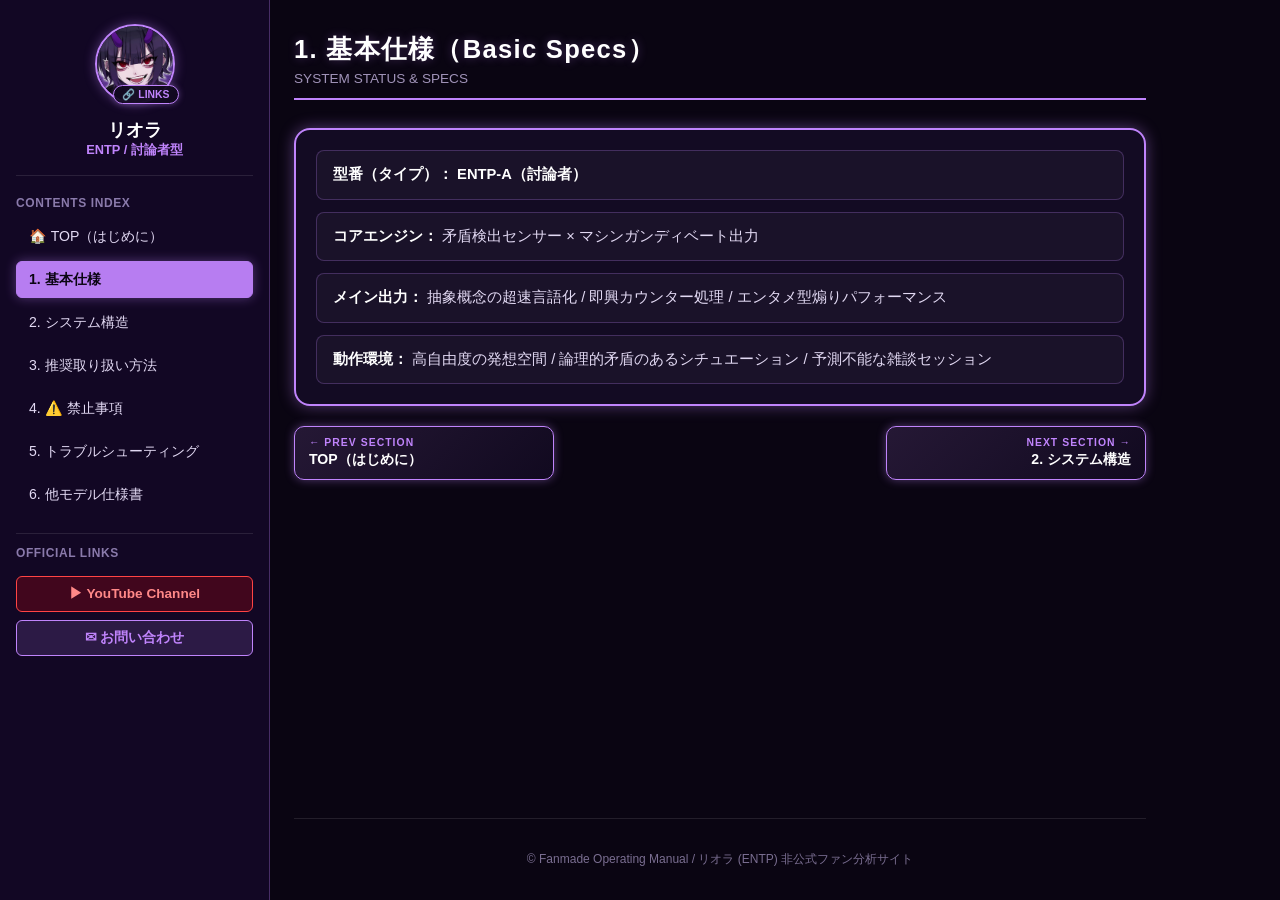
<file: specs.html>
<!DOCTYPE html>
<html lang="ja">
<head>
<!-- Google tag (gtag.js) -->
<script async src="https://www.googletagmanager.com/gtag/js?id=G-RWWH56640Z"></script>
<script>
  window.dataLayer = window.dataLayer || [];
  function gtag(){dataLayer.push(arguments);}
  gtag('js', new Date());

  gtag('config', 'G-RWWH56640Z');
</script>
  <meta charset="UTF-8">
  <meta name="viewport" content="width=device-width, initial-scale=1.0">
  <title>リオラ（ENTP）取扱説明書 - 基本仕様</title>
  <link rel="stylesheet" href="css/common.css">
  <link rel="stylesheet" href="css/spec.css">
</head>
<body>

  <!-- スマホ用固定ヘッダー -->
  <header class="mobile-header">
    <button class="hamburger-btn" id="hamburgerBtn">☰</button>
    <span class="mobile-title">LIORA MANUAL</span>
  </header>

  <div class="app-container">
    <!-- 左サイドバー -->
    <aside class="sidebar" id="sidebar">
      <button type="button" class="sidebar-close-btn" id="sidebarCloseBtn">✕</button>

      <!-- プロフィールカード -->
      <div class="profile-card">
        <div class="profile-icon-wrapper" id="profileCardBtn" role="button" tabindex="0" title="リオラ Official Linksを開く">
          <img src="images/liora.jpg" alt="リオラ アイコン" class="profile-icon" onerror="this.src='https://via.placeholder.com/80/120724/c084fc?text=RIORA'">
          <span class="profile-link-badge">🔗 LINKS</span>
        </div>
        <div class="profile-name">リオラ</div>
        <div class="profile-type">ENTP / 討論者型</div>
      </div>

      <nav>
        <div class="nav-section-title">CONTENTS INDEX</div>
        <ul class="nav-menu">
          <li><a href="index.html">🏠 TOP（はじめに）</a></li>
          <li><a href="specs.html" class="active">1. 基本仕様</a></li>
          <li><a href="functions.html">2. システム構造</a></li>
          <li><a href="usage.html">3. 推奨取り扱い方法</a></li>
          <li><a href="warning.html">4. ⚠️ 禁止事項</a></li>
          <li><a href="troubleshooting.html">5. トラブルシューティング</a></li>
          <li><a href="members.html">6. 他モデル仕様書</a></li>
        </ul>
      </nav>

      <div class="sidebar-links">
        <div class="nav-section-title">OFFICIAL LINKS</div>
        <a href="https://www.youtube.com/@liora1219" target="_blank" rel="noopener" class="ext-btn youtube">▶ YouTube Channel</a>
        <a href="contact.html" class="ext-btn contact">✉ お問い合わせ</a>
      </div>
    </aside>

    <main class="main-content">
      <header class="page-header">
        <h1 class="page-title">1. 基本仕様（Basic Specs）</h1>
        <p class="page-subtitle">SYSTEM STATUS & SPECS</p>
      </header>

      <section class="manual-section">
        <div class="so-container">
          <ul class="so-list">
            <li class="so-list-item"><strong>型番（タイプ）：</strong> <span class="hl-line">ENTP-A（討論者）</span></li>
            <li class="so-list-item"><strong>コアエンジン：</strong> 矛盾検出センサー × マシンガンディベート出力</li>
            <li class="so-list-item"><strong>メイン出力：</strong> 抽象概念の超速言語化 / 即興カウンター処理 / エンタメ型煽りパフォーマンス</li>
            <li class="so-list-item"><strong>動作環境：</strong> 高自由度の発想空間 / 論理的矛盾のあるシチュエーション / 予測不能な雑談セッション </li>
          </ul>
        </div>
      </section>

      <!-- 左右ページ移動ナビゲーション -->
      <div class="page-nav-container">
        <a href="index.html" class="nav-page-btn prev">
          <span class="nav-btn-label">← PREV SECTION</span>
          <span class="nav-btn-title">TOP（はじめに）</span>
        </a>

        <a href="functions.html" class="nav-page-btn next">
          <span class="nav-btn-label">NEXT SECTION →</span>
          <span class="nav-btn-title">2. システム構造</span>
        </a>
      </div>

      <footer class="main-footer">
        <p>© Fanmade Operating Manual / リオラ (ENTP) 非公式ファン分析サイト</p>
      </footer>
    </main>
  </div>

  <!-- リオラ Official Links モーダル -->
  <div class="so-modal-overlay" id="lioraModalOverlay" aria-hidden="true">
    <div class="so-modal-content">
      <button class="so-modal-close" id="lioraModalCloseBtn" type="button">✕</button>
      
      <div class="so-modal-header">
        <img src="images/liora.jpg" alt="リオラ" class="so-modal-icon" onerror="this.src='https://via.placeholder.com/80/120724/c084fc?text=RIORA'">
        <div>
          <div class="so-modal-subtitle">ENTP / 討論者型</div>
          <h2 class="so-modal-title">リオラ Official Links</h2>
        </div>
      </div>

      <div class="so-modal-body">
        <p class="so-modal-desc">リオラさんの各公式プラットフォーム・SNS一覧です。</p>
        <div class="so-modal-links">
          <div class="modal-group">
            <div class="modal-group-title">▶ YOUTUBE CHANNELS</div>
            <a href="https://www.youtube.com/channel/UCZLeZXjm_opUQFhLa4I_VFg" target="_blank" rel="noopener" class="so-modal-link-btn youtube">
              <span class="link-marker">▪</span>
              <span class="link-text">リオラch-スプラ解説-</span>
              <span class="link-arrow">➔</span>
            </a>
            <a href="https://www.youtube.com/@%E3%83%AA%E3%82%AA%E3%83%A9%E3%81%AE%E9%81%8A%E3%81%B3%E5%A0%B4" target="_blank" rel="noopener" class="so-modal-link-btn youtube">
              <span class="link-marker">▪</span>
              <span class="link-text">リオラの遊び場</span>
              <span class="link-arrow">➔</span>
            </a>
            <a href="https://www.youtube.com/channel/UCxatBdEPbu0eMBJYC5KGaqA" target="_blank" rel="noopener" class="so-modal-link-btn youtube">
              <span class="link-marker">▪</span>
              <span class="link-text">リオラのスプラ教室</span>
              <span class="link-arrow">➔</span>
            </a>
            <a href="https://www.youtube.com/@vtuber1219" target="_blank" rel="noopener" class="so-modal-link-btn youtube">
              <span class="link-marker">▪</span>
              <span class="link-text">リオラ-Vtuberの先生</span>
              <span class="link-arrow">➔</span>
            </a>
            <a href="https://www.youtube.com/@liora2001/videos" target="_blank" rel="noopener" class="so-modal-link-btn youtube">
              <span class="link-marker">▪</span>
              <span class="link-text">自由なリオラ</span>
              <span class="link-arrow">➔</span>
            </a>
          </div>

          <div class="modal-group">
            <div class="modal-group-title">𝕏 X (TWITTER) ACCOUNTS</div>
            <a href="https://x.com/liora1219" target="_blank" rel="noopener" class="so-modal-link-btn x-twitter">
              <span class="link-marker">▪</span>
              <span class="link-text">リオラch👻</span>
              <span class="link-arrow">➔</span>
            </a>
            <a href="https://x.com/Li0ra__" target="_blank" rel="noopener" class="so-modal-link-btn x-twitter">
              <span class="link-marker">▪</span>
              <span class="link-text">りおらぴっぴ</span>
              <span class="link-arrow">➔</span>
            </a>
            <a href="https://x.com/liora33333" target="_blank" rel="noopener" class="so-modal-link-btn x-twitter">
              <span class="link-marker">▪</span>
              <span class="link-text">リオラさぶさぶ</span>
              <span class="link-arrow">➔</span>
            </a>
            <a href="https://x.com/Renren3353" target="_blank" rel="noopener" class="so-modal-link-btn x-twitter">
              <span class="link-marker">▪</span>
              <span class="link-text">リオラ@本垢登録者30万人</span>
              <span class="link-arrow">➔</span>
            </a>
            <a href="https://x.com/liorach" target="_blank" rel="noopener" class="so-modal-link-btn x-twitter">
              <span class="link-marker">▪</span>
              <span class="link-text">リオラ@ポーカー</span>
              <span class="link-arrow">➔</span>
            </a>
          </div>
        </div>
      </div>
    </div>
  </div>

  <script src="js/common.js"></script>
</body>
</html>
</file>
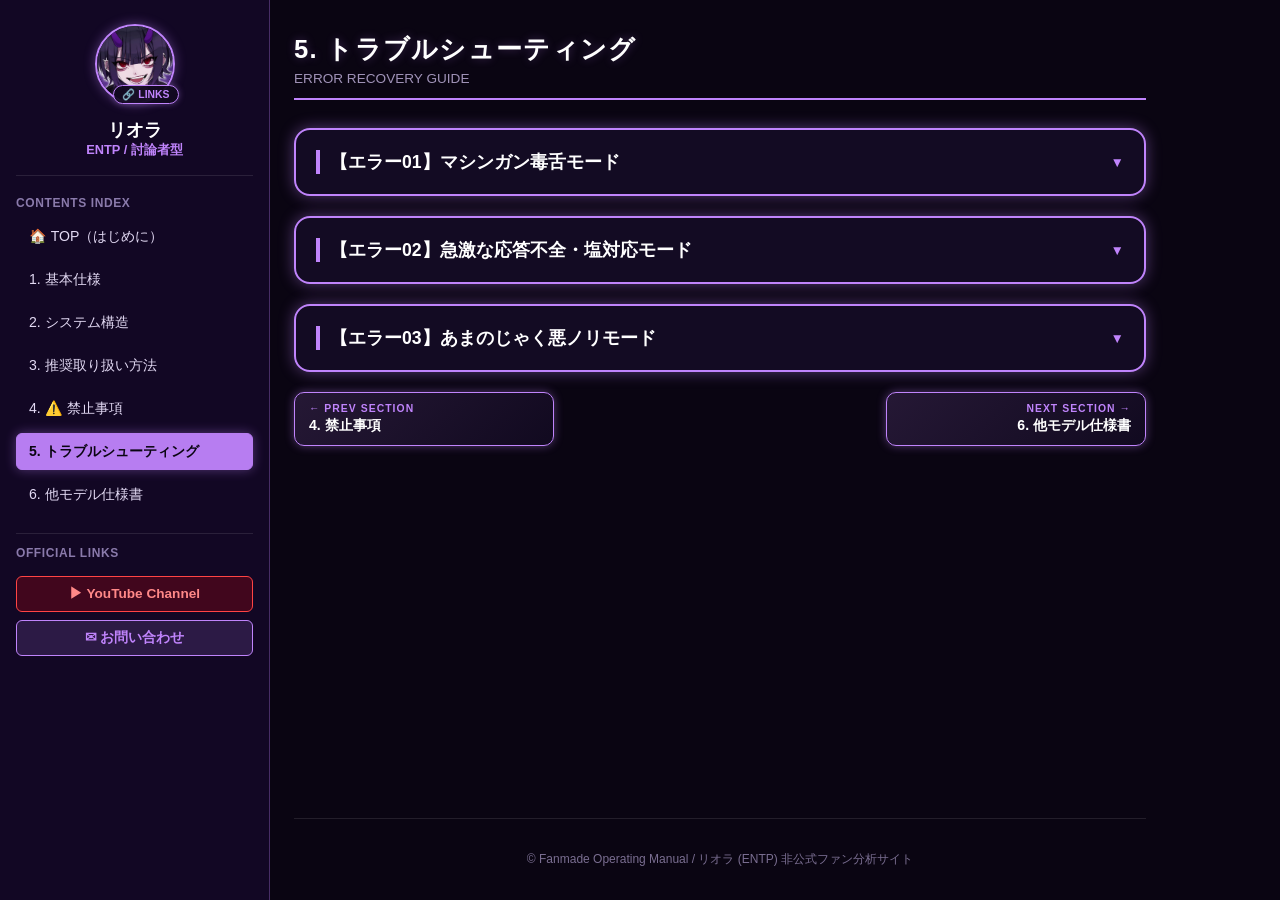
<file: troubleshooting.html>
<!DOCTYPE html>
<html lang="ja">
<head>
<!-- Google tag (gtag.js) -->
<script async src="https://www.googletagmanager.com/gtag/js?id=G-RWWH56640Z"></script>
<script>
  window.dataLayer = window.dataLayer || [];
  function gtag(){dataLayer.push(arguments);}
  gtag('js', new Date());

  gtag('config', 'G-RWWH56640Z');
</script>
  <meta charset="UTF-8">
  <meta name="viewport" content="width=device-width, initial-scale=1.0">
  <title>リオラ（ENTP）取扱説明書 - トラブルシューティング</title>
  <link rel="stylesheet" href="css/common.css">
  <link rel="stylesheet" href="css/troubleshooting.css">
</head>
<body>
	
  <!-- スマホ用固定ヘッダー -->
  <header class="mobile-header">
    <button class="hamburger-btn" id="hamburgerBtn">☰</button>
    <span class="mobile-title">LIORA MANUAL</span>
  </header>

  <div class="app-container">
    <!-- 左サイドバー -->
    <aside class="sidebar" id="sidebar">
      <button type="button" class="sidebar-close-btn" id="sidebarCloseBtn">✕</button>

      <!-- プロフィールカード -->
      <div class="profile-card">
        <div class="profile-icon-wrapper" id="profileCardBtn" role="button" tabindex="0" title="リオラ Official Linksを開く">
          <img src="images/liora.jpg" alt="リオラ アイコン" class="profile-icon" onerror="this.src='https://via.placeholder.com/80/120724/c084fc?text=RIORA'">
          <span class="profile-link-badge">🔗 LINKS</span>
        </div>
        <div class="profile-name">リオラ</div>
        <div class="profile-type">ENTP / 討論者型</div>
      </div>

      <nav>
        <div class="nav-section-title">CONTENTS INDEX</div>
        <ul class="nav-menu">
          <li><a href="index.html">🏠 TOP（はじめに）</a></li>
          <li><a href="specs.html">1. 基本仕様</a></li>
          <li><a href="functions.html">2. システム構造</a></li>
          <li><a href="usage.html">3. 推奨取り扱い方法</a></li>
          <li><a href="warning.html">4. ⚠️ 禁止事項</a></li>
          <li><a href="troubleshooting.html" class="active">5. トラブルシューティング</a></li>
          <li><a href="members.html">6. 他モデル仕様書</a></li>
        </ul>
      </nav>

      <div class="sidebar-links">
        <div class="nav-section-title">OFFICIAL LINKS</div>
        <a href="https://www.youtube.com/@liora1219" target="_blank" rel="noopener" class="ext-btn youtube">▶ YouTube Channel</a>
        <a href="contact.html" class="ext-btn contact">✉ お問い合わせ</a>
      </div>
    </aside>

    <main class="main-content">
      <header class="page-header">
        <h1 class="page-title">5. トラブルシューティング</h1>
        <p class="page-subtitle">ERROR RECOVERY GUIDE</p>
      </header>

	<!-- 1. エラー復旧ガイド：毒舌暴走（アコーディオン） -->
      <section class="manual-section accordion-section">
        <button class="accordion-header" type="button">
          <span class="accordion-header-title">【エラー01】マシンガン毒舌モード</span>
          <span class="accordion-icon">▼</span>
        </button>
        <div class="accordion-body">
          <div class="so-container">
            <ul class="so-list">
              <li class="so-list-item">
                <strong style="color: var(--text-bright) !important;">発生原因：</strong>
                配信のコメント欄やSNSで、理屈の通っていない浅い批判や矛盾を見つけた時に発動。相手の論理的な破綻を解体・論破することに思考が集中し、毒舌トークが止まらなくなっている状態。
              </li>
              <li class="so-list-item">
                <strong style="color: var(--text-bright) !important;">対処法：</strong>
                お気持ち表明や安易な仲裁は火に油。一理ある「筋の通ったコメント」で返すか、思わず乗っかりたくなるような「別の面白い議題・質問」を投げ、意識の矛先を新しいネタへ上書きする。
              </li>
            </ul>
          </div>
        </div>
      </section>

    <!-- 2. エラー復旧ガイド：塩対応・無関心（アコーディオン） -->
      <section class="manual-section accordion-section">
        <button class="accordion-header" type="button">
          <span class="accordion-header-title">【エラー02】急激な応答不全・塩対応モード</span>
          <span class="accordion-icon">▼</span>
        </button>
        <div class="accordion-body">
          <div class="so-container">
            <ul class="so-list">
              <li class="so-list-item">
                <strong style="color: var(--text-bright) !important;">発生原因：</strong>
                ありきたりな質問や、オチの読めるテンプレ通りの会話が続いた時に発動。これ以上考える面白さや発見がないと判断し、急速に興味を失って返答が省エネ・適当になっている状態。
              </li>
              <li class="so-list-item">
                <strong style="color: var(--text-bright) !important;">対処法：</strong>
                お決まりの話題は即座に切り上げ、誰も思いつかないような「突拍子もない仮説」や「新しいルール・視点」を急に投げかけて思考エンジン（Ne）を再点火させる。
              </li>
            </ul>
          </div>
        </div>
      </section>
		
	<!-- 3. エラー復旧ガイド：あまのじゃく悪ノリ（アコーディオン） -->
      <section class="manual-section accordion-section">
        <button class="accordion-header" type="button">
          <span class="accordion-header-title">【エラー03】あまのじゃく悪ノリモード</span>
          <span class="accordion-icon">▼</span>
        </button>
        <div class="accordion-body">
          <div class="so-container">
            <ul class="so-list">
              <li class="so-list-item">
                <strong style="color: var(--text-bright) !important;">発生原因：</strong>
                配信中に急な下ネタを放ち、「親がいるからやめて」といった制止コメントを検知した瞬間に発動。「禁止＝もっとやってほしい合図」と脳内変換され、さらに勢いを増して被せてくる状態。
              </li>
              <li class="so-list-item">
                <strong style="color: var(--text-bright) !important;">対処法：</strong>
                ガチの「やめて」「引くわ」といった本気の制止は燃料にしかならない。「草」「もう許してやれ」とエンタメとして受け止めて流れに乗るか、一切反応せずスルーして熱を冷ます。
              </li>
            </ul>
          </div>
        </div>
      </section>

      <!-- 左右ページ移動ナビゲーション -->
      <div class="page-nav-container">
        <a href="warning.html" class="nav-page-btn prev">
          <span class="nav-btn-label">← PREV SECTION</span>
          <span class="nav-btn-title">4. 禁止事項</span>
        </a>

        <a href="members.html" class="nav-page-btn next">
          <span class="nav-btn-label">NEXT SECTION →</span>
          <span class="nav-btn-title">6. 他モデル仕様書</span>
        </a>
      </div>

      <footer class="main-footer">
        <p>© Fanmade Operating Manual / リオラ (ENTP) 非公式ファン分析サイト</p>
      </footer>
    </main>
  </div>

  <!-- リオラ Official Links モーダル -->
  <div class="so-modal-overlay" id="lioraModalOverlay" aria-hidden="true">
    <div class="so-modal-content">
      <button class="so-modal-close" id="lioraModalCloseBtn" type="button">✕</button>
      
      <div class="so-modal-header">
        <img src="images/liora.jpg" alt="リオラ" class="so-modal-icon" onerror="this.src='https://via.placeholder.com/80/120724/c084fc?text=RIORA'">
        <div>
          <div class="so-modal-subtitle">ENTP / 討論者型</div>
          <h2 class="so-modal-title">リオラ Official Links</h2>
        </div>
      </div>

      <div class="so-modal-body">
        <p class="so-modal-desc">リオラさんの各公式プラットフォーム・SNS一覧です。</p>
        <div class="so-modal-links">
          <div class="modal-group">
            <div class="modal-group-title">▶ YOUTUBE CHANNELS</div>
            <a href="https://www.youtube.com/channel/UCZLeZXjm_opUQFhLa4I_VFg" target="_blank" rel="noopener" class="so-modal-link-btn youtube">
              <span class="link-marker">▪</span>
              <span class="link-text">リオラch-スプラ解説-</span>
              <span class="link-arrow">➔</span>
            </a>
            <a href="https://www.youtube.com/@%E3%83%AA%E3%82%AA%E3%83%A9%E3%81%AE%E9%81%8A%E3%81%B3%E5%A0%B4" target="_blank" rel="noopener" class="so-modal-link-btn youtube">
              <span class="link-marker">▪</span>
              <span class="link-text">リオラの遊び場</span>
              <span class="link-arrow">➔</span>
            </a>
            <a href="https://www.youtube.com/channel/UCxatBdEPbu0eMBJYC5KGaqA" target="_blank" rel="noopener" class="so-modal-link-btn youtube">
              <span class="link-marker">▪</span>
              <span class="link-text">リオラのスプラ教室</span>
              <span class="link-arrow">➔</span>
            </a>
            <a href="https://www.youtube.com/@vtuber1219" target="_blank" rel="noopener" class="so-modal-link-btn youtube">
              <span class="link-marker">▪</span>
              <span class="link-text">リオラ-Vtuberの先生</span>
              <span class="link-arrow">➔</span>
            </a>
            <a href="https://www.youtube.com/@liora2001/videos" target="_blank" rel="noopener" class="so-modal-link-btn youtube">
              <span class="link-marker">▪</span>
              <span class="link-text">自由なリオラ</span>
              <span class="link-arrow">➔</span>
            </a>
          </div>

          <div class="modal-group">
            <div class="modal-group-title">𝕏 X (TWITTER) ACCOUNTS</div>
            <a href="https://x.com/liora1219" target="_blank" rel="noopener" class="so-modal-link-btn x-twitter">
              <span class="link-marker">▪</span>
              <span class="link-text">リオラch👻</span>
              <span class="link-arrow">➔</span>
            </a>
            <a href="https://x.com/Li0ra__" target="_blank" rel="noopener" class="so-modal-link-btn x-twitter">
              <span class="link-marker">▪</span>
              <span class="link-text">りおらぴっぴ</span>
              <span class="link-arrow">➔</span>
            </a>
            <a href="https://x.com/liora33333" target="_blank" rel="noopener" class="so-modal-link-btn x-twitter">
              <span class="link-marker">▪</span>
              <span class="link-text">リオラさぶさぶ</span>
              <span class="link-arrow">➔</span>
            </a>
            <a href="https://x.com/Renren3353" target="_blank" rel="noopener" class="so-modal-link-btn x-twitter">
              <span class="link-marker">▪</span>
              <span class="link-text">リオラ@本垢登録者30万人</span>
              <span class="link-arrow">➔</span>
            </a>
            <a href="https://x.com/liorach" target="_blank" rel="noopener" class="so-modal-link-btn x-twitter">
              <span class="link-marker">▪</span>
              <span class="link-text">リオラ@ポーカー</span>
              <span class="link-arrow">➔</span>
            </a>
          </div>
        </div>
      </div>
    </div>
  </div>

  <script src="js/common.js"></script>
</body>
</html>
</file>
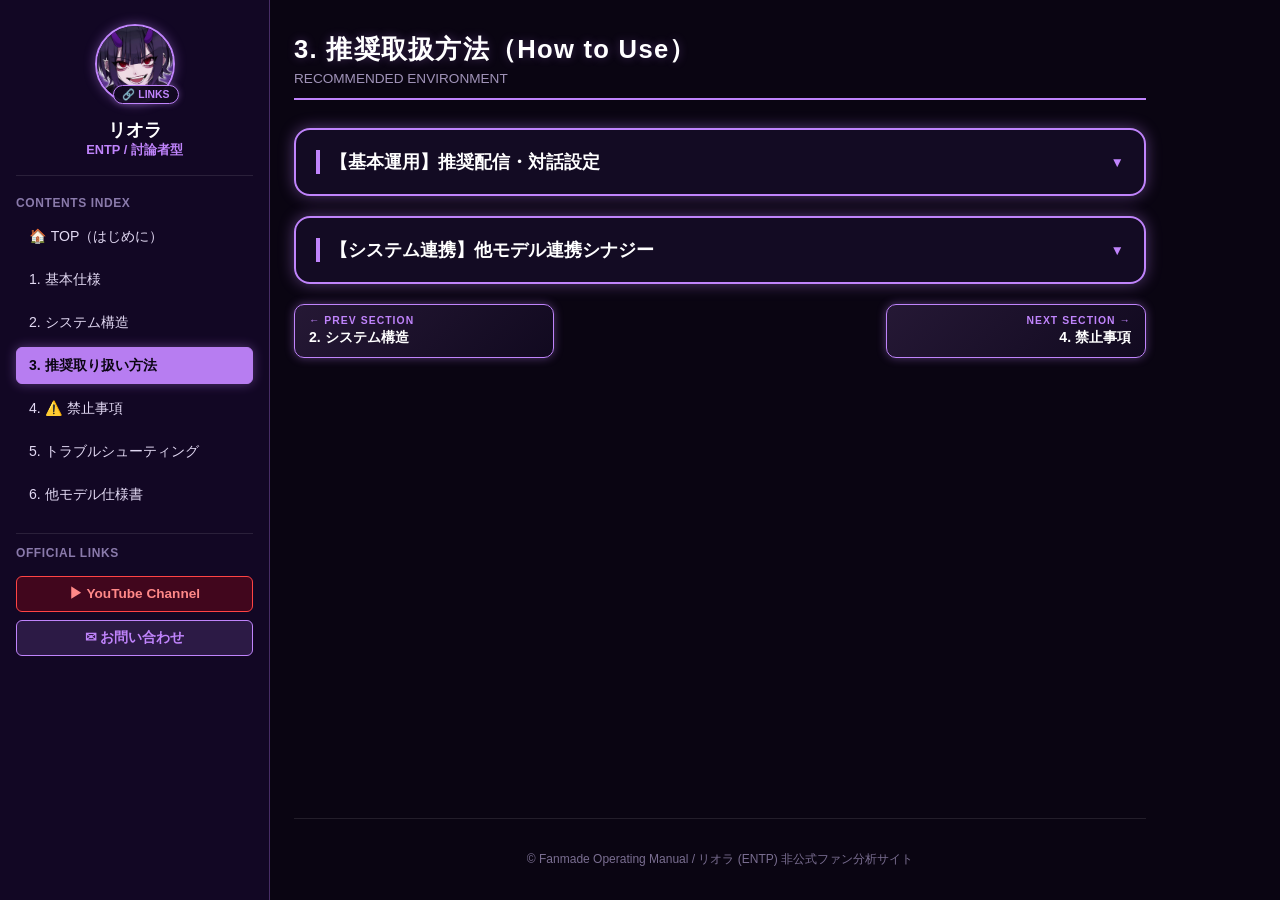
<file: usage.html>
<!DOCTYPE html>
<html lang="ja">
<head>
<!-- Google tag (gtag.js) -->
<script async src="https://www.googletagmanager.com/gtag/js?id=G-RWWH56640Z"></script>
<script>
  window.dataLayer = window.dataLayer || [];
  function gtag(){dataLayer.push(arguments);}
  gtag('js', new Date());

  gtag('config', 'G-RWWH56640Z');
</script>
  <meta charset="UTF-8">
  <meta name="viewport" content="width=device-width, initial-scale=1.0">
  <title>リオラ（ENTP）取扱説明書 - 推奨取り扱い方法</title>
  <link rel="stylesheet" href="css/common.css">
  <link rel="stylesheet" href="css/usage.css">
</head>
<body>
	
  <!-- スマホ用固定ヘッダー -->
  <header class="mobile-header">
    <button class="hamburger-btn" id="hamburgerBtn">☰</button>
    <span class="mobile-title">LIORA MANUAL</span>
  </header>

  <div class="app-container">
    <!-- 左サイドバー -->
    <aside class="sidebar" id="sidebar">
      <button type="button" class="sidebar-close-btn" id="sidebarCloseBtn">✕</button>

      <!-- プロフィールカード -->
      <div class="profile-card">
        <div class="profile-icon-wrapper" id="profileCardBtn" role="button" tabindex="0" title="リオラ Official Linksを開く">
          <img src="images/liora.jpg" alt="リオラ アイコン" class="profile-icon" onerror="this.src='https://via.placeholder.com/80/120724/c084fc?text=RIORA'">
          <span class="profile-link-badge">🔗 LINKS</span>
        </div>
        <div class="profile-name">リオラ</div>
        <div class="profile-type">ENTP / 討論者型</div>
      </div>

      <nav>
        <div class="nav-section-title">CONTENTS INDEX</div>
        <ul class="nav-menu">
          <li><a href="index.html">🏠 TOP（はじめに）</a></li>
          <li><a href="specs.html">1. 基本仕様</a></li>
          <li><a href="functions.html">2. システム構造</a></li>
          <li><a href="usage.html" class="active">3. 推奨取り扱い方法</a></li>
          <li><a href="warning.html">4. ⚠️ 禁止事項</a></li>
          <li><a href="troubleshooting.html">5. トラブルシューティング</a></li>
          <li><a href="members.html">6. 他モデル仕様書</a></li>
        </ul>
      </nav>

      <div class="sidebar-links">
        <div class="nav-section-title">OFFICIAL LINKS</div>
        <a href="https://www.youtube.com/@liora1219" target="_blank" rel="noopener" class="ext-btn youtube">▶ YouTube Channel</a>
        <a href="contact.html" class="ext-btn contact">✉ お問い合わせ</a>
      </div>
    </aside>

    <main class="main-content">
      <header class="page-header">
        <h1 class="page-title">3. 推奨取扱方法（How to Use）</h1>
        <p class="page-subtitle">RECOMMENDED ENVIRONMENT</p>
      </header>

	<!-- SECTION 1: 基本運用（アコーディオン化） -->
      <section class="manual-section accordion-section">
        <button class="accordion-header" type="button">
          <span class="accordion-header-title">【基本運用】推奨配信・対話設定</span>
          <span class="accordion-icon">▼</span>
        </button>
        <div class="accordion-body">
          <div class="so-container">
            <ul class="so-list">
              <li class="so-list-item">
                <strong> 超速ラリー対応（テンポ重視の対話）：</strong>
                振られた話題や煽りには即応・テンポ重視で返すと、メインエンジン（Ne）の思考回転速度が跳ね上がります。
              </li>
              <li class="so-list-item">
                <strong> エンタメ型煽りパフォーマンスの受容：</strong>
                マシンガン毒舌はすべてエンタメ制御（Fe）の範囲内です。感情的にならず会話の球投げとして楽しむと最も場が盛り上がります。
              </li>
              <li class="so-list-item">
                <strong> 未知の議題・仮説の投入：</strong>
                予想外の視点や「一見矛盾する疑問」を投入すると、分析エンジン（Ti）がフル稼働し、深みのある議論・解説が始まります。
              </li>
            </ul>
          </div>
        </div>
      </section>
		
	<!-- SECTION 2: 他モデルシナジー（アコーディオン） -->
      <section class="manual-section accordion-section">
        <button class="accordion-header" type="button">
          <span class="accordion-header-title">【システム連携】他モデル連携シナジー</span>
          <span class="accordion-icon">▼</span>
        </button>
        <div class="accordion-body">
          <div class="so-container">
            <ul class="so-list">
              <li class="so-list-item">
                <strong>🔗 コウチャンネル（ENTJ）接続時</strong><br>
                <strong>作戦遂行モード：</strong>コウチャンネルの圧倒的なリーダーシップ（Te）と噛み合うことで、リオラの分析（Ti）が明確な目的に向かって爆速で機能します。
              </li>
              <li class="so-list-item">
                <strong>🔗 クリックス（ESTP）接続時</strong><br>
                <strong>完全論破指導モード：</strong>クリックスの感覚指導（Se）に、リオラの高火力論理（Ti）が合体。感覚と論理のダブルで詰めることで、相手をぐうの音も出ない状態へ追い込む指導特化モードです。
              </li>
            </ul>
          </div>
        </div>
      </section>
		
      <!-- 左右ページ移動ナビゲーション -->
      <div class="page-nav-container">
        <a href="functions.html" class="nav-page-btn prev">
          <span class="nav-btn-label">← PREV SECTION</span>
          <span class="nav-btn-title">2. システム構造</span>
        </a>

        <a href="warning.html" class="nav-page-btn next">
          <span class="nav-btn-label">NEXT SECTION →</span>
          <span class="nav-btn-title">4. 禁止事項</span>
        </a>
      </div>

      <footer class="main-footer">
        <p>© Fanmade Operating Manual / リオラ (ENTP) 非公式ファン分析サイト</p>
      </footer>
    </main>
  </div>

  <!-- リオラ Official Links モーダル -->
  <div class="so-modal-overlay" id="lioraModalOverlay" aria-hidden="true">
    <div class="so-modal-content">
      <button class="so-modal-close" id="lioraModalCloseBtn" type="button">✕</button>
      
      <div class="so-modal-header">
        <img src="images/liora.jpg" alt="リオラ" class="so-modal-icon" onerror="this.src='https://via.placeholder.com/80/120724/c084fc?text=RIORA'">
        <div>
          <div class="so-modal-subtitle">ENTP / 討論者型</div>
          <h2 class="so-modal-title">リオラ Official Links</h2>
        </div>
      </div>

      <div class="so-modal-body">
        <p class="so-modal-desc">リオラさんの各公式プラットフォーム・SNS一覧です。</p>
        <div class="so-modal-links">
          <div class="modal-group">
            <div class="modal-group-title">▶ YOUTUBE CHANNELS</div>
            <a href="https://www.youtube.com/channel/UCZLeZXjm_opUQFhLa4I_VFg" target="_blank" rel="noopener" class="so-modal-link-btn youtube">
              <span class="link-marker">▪</span>
              <span class="link-text">リオラch-スプラ解説-</span>
              <span class="link-arrow">➔</span>
            </a>
            <a href="https://www.youtube.com/@%E3%83%AA%E3%82%AA%E3%83%A9%E3%81%AE%E9%81%8A%E3%81%B3%E5%A0%B4" target="_blank" rel="noopener" class="so-modal-link-btn youtube">
              <span class="link-marker">▪</span>
              <span class="link-text">リオラの遊び場</span>
              <span class="link-arrow">➔</span>
            </a>
            <a href="https://www.youtube.com/channel/UCxatBdEPbu0eMBJYC5KGaqA" target="_blank" rel="noopener" class="so-modal-link-btn youtube">
              <span class="link-marker">▪</span>
              <span class="link-text">リオラのスプラ教室</span>
              <span class="link-arrow">➔</span>
            </a>
            <a href="https://www.youtube.com/@vtuber1219" target="_blank" rel="noopener" class="so-modal-link-btn youtube">
              <span class="link-marker">▪</span>
              <span class="link-text">リオラ-Vtuberの先生</span>
              <span class="link-arrow">➔</span>
            </a>
            <a href="https://www.youtube.com/@liora2001/videos" target="_blank" rel="noopener" class="so-modal-link-btn youtube">
              <span class="link-marker">▪</span>
              <span class="link-text">自由なリオラ</span>
              <span class="link-arrow">➔</span>
            </a>
          </div>

          <div class="modal-group">
            <div class="modal-group-title">𝕏 X (TWITTER) ACCOUNTS</div>
            <a href="https://x.com/liora1219" target="_blank" rel="noopener" class="so-modal-link-btn x-twitter">
              <span class="link-marker">▪</span>
              <span class="link-text">リオラch👻</span>
              <span class="link-arrow">➔</span>
            </a>
            <a href="https://x.com/Li0ra__" target="_blank" rel="noopener" class="so-modal-link-btn x-twitter">
              <span class="link-marker">▪</span>
              <span class="link-text">りおらぴっぴ</span>
              <span class="link-arrow">➔</span>
            </a>
            <a href="https://x.com/liora33333" target="_blank" rel="noopener" class="so-modal-link-btn x-twitter">
              <span class="link-marker">▪</span>
              <span class="link-text">リオラさぶさぶ</span>
              <span class="link-arrow">➔</span>
            </a>
            <a href="https://x.com/Renren3353" target="_blank" rel="noopener" class="so-modal-link-btn x-twitter">
              <span class="link-marker">▪</span>
              <span class="link-text">リオラ@本垢登録者30万人</span>
              <span class="link-arrow">➔</span>
            </a>
            <a href="https://x.com/liorach" target="_blank" rel="noopener" class="so-modal-link-btn x-twitter">
              <span class="link-marker">▪</span>
              <span class="link-text">リオラ@ポーカー</span>
              <span class="link-arrow">➔</span>
            </a>
          </div>
        </div>
      </div>
    </div>
  </div>

  <script src="js/common.js"></script>
</body>
</html>
</file>
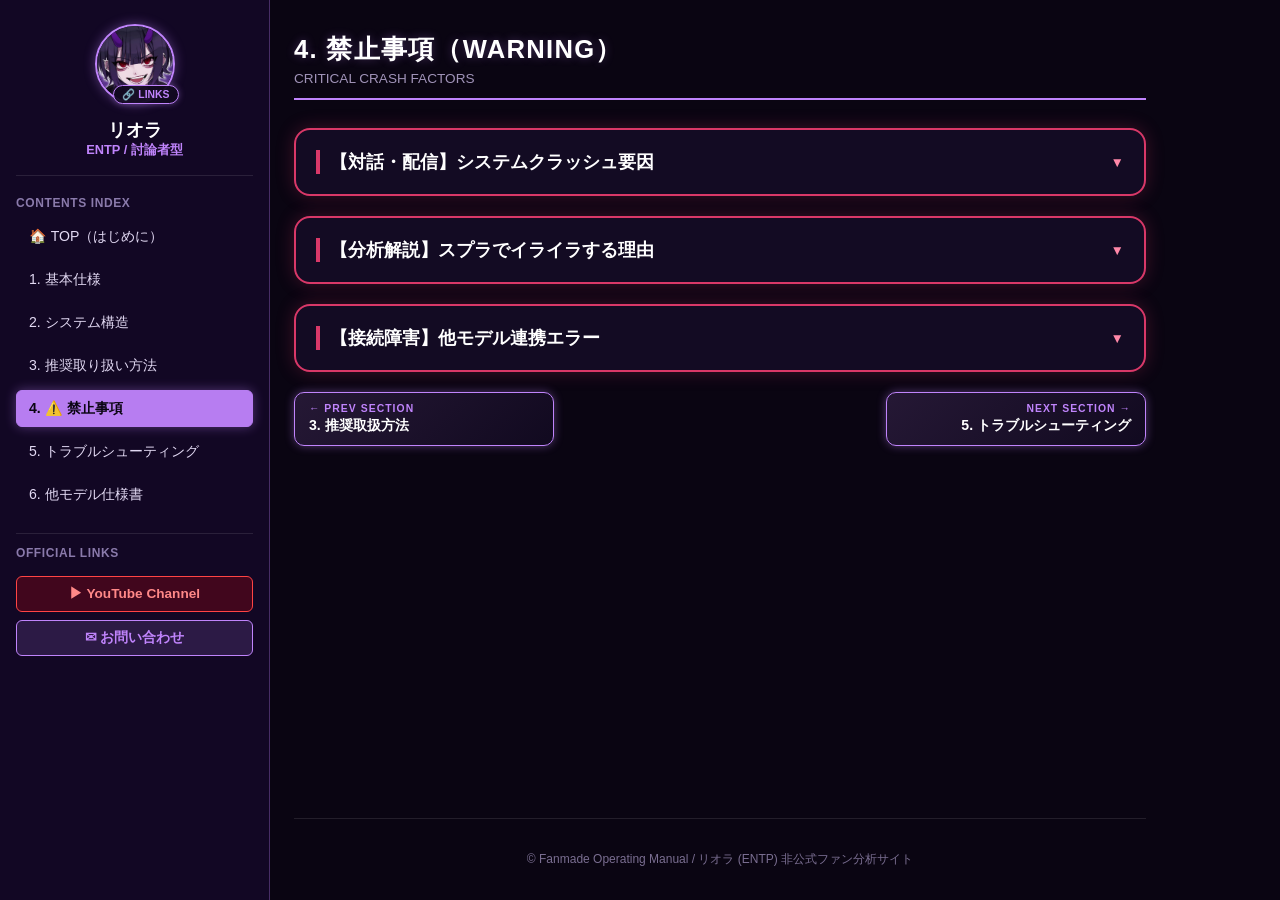
<file: warning.html>
<!DOCTYPE html>
<html lang="ja">
<head>
<!-- Google tag (gtag.js) -->
<script async src="https://www.googletagmanager.com/gtag/js?id=G-RWWH56640Z"></script>
<script>
  window.dataLayer = window.dataLayer || [];
  function gtag(){dataLayer.push(arguments);}
  gtag('js', new Date());

  gtag('config', 'G-RWWH56640Z');
</script>
  <meta charset="UTF-8">
  <meta name="viewport" content="width=device-width, initial-scale=1.0">
  <title>リオラ（ENTP）取扱説明書 - 禁止事項</title>
  <link rel="stylesheet" href="css/common.css">
  <link rel="stylesheet" href="css/warning.css">
</head>
<body>
	
  <!-- スマホ用固定ヘッダー -->
  <header class="mobile-header">
    <button class="hamburger-btn" id="hamburgerBtn">☰</button>
    <span class="mobile-title">LIORA MANUAL</span>
  </header>

  <div class="app-container">
    <!-- 左サイドバー -->
    <aside class="sidebar" id="sidebar">
      <button type="button" class="sidebar-close-btn" id="sidebarCloseBtn">✕</button>

      <!-- プロフィールカード -->
      <div class="profile-card">
        <div class="profile-icon-wrapper" id="profileCardBtn" role="button" tabindex="0" title="リオラ Official Linksを開く">
          <img src="images/liora.jpg" alt="リオラ アイコン" class="profile-icon" onerror="this.src='https://via.placeholder.com/80/120724/c084fc?text=RIORA'">
          <span class="profile-link-badge">🔗 LINKS</span>
        </div>
        <div class="profile-name">リオラ</div>
        <div class="profile-type">ENTP / 討論者型</div>
      </div>

      <nav>
        <div class="nav-section-title">CONTENTS INDEX</div>
        <ul class="nav-menu">
          <li><a href="index.html">🏠 TOP（はじめに）</a></li>
          <li><a href="specs.html">1. 基本仕様</a></li>
          <li><a href="functions.html">2. システム構造</a></li>
          <li><a href="usage.html">3. 推奨取り扱い方法</a></li>
          <li><a href="warning.html" class="active">4. ⚠️ 禁止事項</a></li>
          <li><a href="troubleshooting.html">5. トラブルシューティング</a></li>
          <li><a href="members.html">6. 他モデル仕様書</a></li>
        </ul>
      </nav>

      <div class="sidebar-links">
        <div class="nav-section-title">OFFICIAL LINKS</div>
        <a href="https://www.youtube.com/@liora1219" target="_blank" rel="noopener" class="ext-btn youtube">▶ YouTube Channel</a>
        <a href="contact.html" class="ext-btn contact">✉ お問い合わせ</a>
      </div>
    </aside>

	<main class="main-content">
      <header class="page-header">
        <h1 class="page-title">4. 禁止事項（WARNING）</h1>
        <p class="page-subtitle">CRITICAL CRASH FACTORS</p>
      </header>

	<!-- 1. 基本の禁止事項（アコーディオン化） -->
      <section class="manual-section accordion-section">
        <button class="accordion-header" type="button">
          <span class="accordion-header-title">【対話・配信】システムクラッシュ要因</span>
          <span class="accordion-icon">▼</span>
        </button>
        <div class="accordion-body">
          <div class="so-container">
            <ul class="so-list">
              <li class="so-list-item">
                <strong>⚠️ 根拠のない感情論（お気持ち）の押しつけ：</strong><br>
                論理的根拠のない主張で詰められると、盲点機能（Fi）が応答不可を起こします。その結果、分析エンジン（Ti）による高火力な反論・構造解剖フェーズへ強制移行します。
              </li>
              <li class="so-list-item">
                <strong>⚠️ 変化のないルーティン・形式主義の強制：</strong><br>
                「前からそう決まっているから」といった既存ルール（Si）の枠にはめようとすると、主機能（Ne）が完全停止し、極度の省エネ・塩対応モードに移行します。
              </li>
              <li class="so-list-item">
                <strong>⚠️ 議論の放棄および「逃げ」の態度：</strong><br>
                対話の場で論理的なカウンターを返さず不機嫌や沈黙で押し通そうとすると、第三次機能（Fe）のエンタメ配慮が切断され、徹底的な論理的詰問（ロジハラ状態）が誘発されます。
              </li>
            </ul>
          </div>
        </div>
      </section>

	<!-- 2. スプラ×ENTPの解説（アコーディオン） -->
      <section class="manual-section accordion-section">
        <button class="accordion-header" type="button">
          <span class="accordion-header-title">【分析解説】スプラでイライラする理由</span>
          <span class="accordion-icon">▼</span>
        </button>
        <div class="accordion-body">
          <div class="so-container">
            <div class="so-list-item" style="margin-bottom: 12px;">
              <strong>1. 脳内で爆速計算される「勝利への最適解」</strong><br>
              ENTPの頭脳は、常に盤面の無数の可能性（Ne）と「どう動けば勝てるか」の最適構造（Ti）を爆速で演算しています。勝機が完璧に見えているからこそ、味方の立ち回りの不合理さにも瞬時に気づいてしまいます。
            </div>
            <div class="so-list-item" style="margin-bottom: 12px;">
              <strong>2. 「なぜ改善しない？」で起きる思考ストレス</strong><br>
              スプラのようなチーム戦において「勝てる場面なのに不合理な立ち回りをする」「同じミスを繰り返し改善しない」といった場面に直面すると、分析脳（Ti）が「なぜ学習しない？」と強い不審やストレスを感じます。
            </div>
            <div class="so-list-item">
              <strong>3. 止まらない「マシンガン論理解説」モードの起動</strong><br>
              違和感を覚えたプレイに対して、思考回路（Ti）が一気にヒートアップ。なぜその動きになったのか、どこに原因があったのかをマシンガントークで瞬時に解体・言語化し始めます。
            </div>
          </div>
        </div>
      </section>

	<!-- 3. 3人（ぐりげん・みるとん・キルハ）とのエラー（アコーディオン） -->
      <section class="manual-section accordion-section">
        <button class="accordion-header" type="button">
          <span class="accordion-header-title">【接続障害】他モデル連携エラー</span>
          <span class="accordion-icon">▼</span>
        </button>
        <div class="accordion-body">
          <div class="so-container">
            <ul class="so-list">

			<!-- 1人目：ぐりげん (ENFP) -->
              <li class="so-list-item">
                <strong>⚡ ぐりげん（ENFP）接続時エラー</strong><br>
                <strong style="color: var(--text-bright) !important;">エンタメ不発・手応え喪失：</strong>会話のパス回し（Ne）のつもりで投げた論理（Ti）で相手の感情（Fi）がフリーズ。打ち返しが来なくなるため展開が失速し、「どうすんのこれ？」状態（Fe不発）に陥ります。
              </li>

            <!-- 2人目：みるとん (ISTP) -->
              <li class="so-list-item">
                <strong>⚡ みるとん（ISTP）接続時エラー</strong><br>
                <strong style="color: var(--text-bright) !important;">保身の嘘への激怒・徹底追及：</strong>感覚（Se）で動く相手が焦って後付けの言い訳を出した瞬間、矛盾検知（Ti）が反応。「事実を誤魔化す不誠実な嘘」に激怒し、逃げ場をなくして矛盾を詰みきる徹底追及モードへ移行します。
              </li>

            <!-- 3人目：キルハ (ISFP) -->
              <li class="so-list-item">
                <strong>⚡ キルハ（ISFP）接続時エラー</strong><br>
                <strong style="color: var(--text-bright) !important;">感性のズレ・感覚的保身への困惑：</strong>素直に出された意見や「がんばった」という感覚的言い訳に対し、リオラ側の論理（Ti）が噛み合わず過熱。攻め所が「悪気のない感性のズレ」なため、いくら正論をぶつけても議論が平行線を辿るエラーが発生します。
              </li>
				
            </ul>
          </div>
        </div>
      </section>

      <!-- 左右ページ移動ナビゲーション -->
      <div class="page-nav-container">
        <a href="usage.html" class="nav-page-btn prev">
          <span class="nav-btn-label">← PREV SECTION</span>
          <span class="nav-btn-title">3. 推奨取扱方法</span>
        </a>

        <a href="troubleshooting.html" class="nav-page-btn next">
          <span class="nav-btn-label">NEXT SECTION →</span>
          <span class="nav-btn-title">5. トラブルシューティング</span>
        </a>
      </div>

      <footer class="main-footer">
        <p>© Fanmade Operating Manual / リオラ (ENTP) 非公式ファン分析サイト</p>
      </footer>
    </main>
  </div>

  <!-- リオラ Official Links モーダル -->
  <div class="so-modal-overlay" id="lioraModalOverlay" aria-hidden="true">
    <div class="so-modal-content">
      <button class="so-modal-close" id="lioraModalCloseBtn" type="button">✕</button>
      
      <div class="so-modal-header">
        <img src="images/liora.jpg" alt="リオラ" class="so-modal-icon" onerror="this.src='https://via.placeholder.com/80/120724/c084fc?text=RIORA'">
        <div>
          <div class="so-modal-subtitle">ENTP / 討論者型</div>
          <h2 class="so-modal-title">リオラ Official Links</h2>
        </div>
      </div>

      <div class="so-modal-body">
        <p class="so-modal-desc">リオラさんの各公式プラットフォーム・SNS一覧です。</p>
        <div class="so-modal-links">
          <div class="modal-group">
            <div class="modal-group-title">▶ YOUTUBE CHANNELS</div>
            <a href="https://www.youtube.com/channel/UCZLeZXjm_opUQFhLa4I_VFg" target="_blank" rel="noopener" class="so-modal-link-btn youtube">
              <span class="link-marker">▪</span>
              <span class="link-text">リオラch-スプラ解説-</span>
              <span class="link-arrow">➔</span>
            </a>
            <a href="https://www.youtube.com/@%E3%83%AA%E3%82%AA%E3%83%A9%E3%81%AE%E9%81%8A%E3%81%B3%E5%A0%B4" target="_blank" rel="noopener" class="so-modal-link-btn youtube">
              <span class="link-marker">▪</span>
              <span class="link-text">リオラの遊び場</span>
              <span class="link-arrow">➔</span>
            </a>
            <a href="https://www.youtube.com/channel/UCxatBdEPbu0eMBJYC5KGaqA" target="_blank" rel="noopener" class="so-modal-link-btn youtube">
              <span class="link-marker">▪</span>
              <span class="link-text">リオラのスプラ教室</span>
              <span class="link-arrow">➔</span>
            </a>
            <a href="https://www.youtube.com/@vtuber1219" target="_blank" rel="noopener" class="so-modal-link-btn youtube">
              <span class="link-marker">▪</span>
              <span class="link-text">リオラ-Vtuberの先生</span>
              <span class="link-arrow">➔</span>
            </a>
            <a href="https://www.youtube.com/@liora2001/videos" target="_blank" rel="noopener" class="so-modal-link-btn youtube">
              <span class="link-marker">▪</span>
              <span class="link-text">自由なリオラ</span>
              <span class="link-arrow">➔</span>
            </a>
          </div>

          <div class="modal-group">
            <div class="modal-group-title">𝕏 X (TWITTER) ACCOUNTS</div>
            <a href="https://x.com/liora1219" target="_blank" rel="noopener" class="so-modal-link-btn x-twitter">
              <span class="link-marker">▪</span>
              <span class="link-text">リオラch👻</span>
              <span class="link-arrow">➔</span>
            </a>
            <a href="https://x.com/Li0ra__" target="_blank" rel="noopener" class="so-modal-link-btn x-twitter">
              <span class="link-marker">▪</span>
              <span class="link-text">りおらぴっぴ</span>
              <span class="link-arrow">➔</span>
            </a>
            <a href="https://x.com/liora33333" target="_blank" rel="noopener" class="so-modal-link-btn x-twitter">
              <span class="link-marker">▪</span>
              <span class="link-text">リオラさぶさぶ</span>
              <span class="link-arrow">➔</span>
            </a>
            <a href="https://x.com/Renren3353" target="_blank" rel="noopener" class="so-modal-link-btn x-twitter">
              <span class="link-marker">▪</span>
              <span class="link-text">リオラ@本垢登録者30万人</span>
              <span class="link-arrow">➔</span>
            </a>
            <a href="https://x.com/liorach" target="_blank" rel="noopener" class="so-modal-link-btn x-twitter">
              <span class="link-marker">▪</span>
              <span class="link-text">リオラ@ポーカー</span>
              <span class="link-arrow">➔</span>
            </a>
          </div>
        </div>
      </div>
    </div>
  </div>

  <script src="js/common.js"></script>
</body>
</html>
</file>
<file: css/common.css>
@charset "utf-8";

/* ===================================================
   common.css - 全ページ共通スタイル
   =================================================== */

/* ---------------------------------------------------
   1. 変数定義 (:root)
--------------------------------------------------- */
:root {
  --bg-main: #0a0512;
  --bg-card: rgba(22, 12, 38, 0.85);
  --text-main: #e2d9f3;
  --text-bright: #ffffff;
  --so-neon-purple: #c084fc;
  --so-neon-purple-glow: rgba(192, 132, 252, 0.4);
  --so-shadow-border: #ff467e;
  --so-shadow-glow: rgba(255, 70, 126, 0.3);
  --card-border: rgba(192, 132, 252, 0.3);
  --sidebar-width: 270px;
}

/* ---------------------------------------------------
   2. 全体リセット & リベース
--------------------------------------------------- */
* {
  box-sizing: border-box;
  margin: 0;
  padding: 0;
}

body {
  font-family: "Helvetica Neue", Arial, "Hiragino Kaku Gothic ProN", "Hiragino Sans", MeiRyo, sans-serif;
  background-color: var(--bg-main);
  color: var(--text-main);
  min-height: 100vh;
  display: flex;
  flex-direction: column;
}

.app-container {
  display: flex;
  flex: 1;
}

/* ---------------------------------------------------
   3. モバイル用ヘッダー
--------------------------------------------------- */
.mobile-header {
  display: none;
  background-color: #120724;
  border-bottom: 1px solid var(--card-border);
  padding: 12px 16px;
  justify-content: flex-start;
  align-items: center;
  gap: 12px;
  position: sticky;
  top: 0;
  z-index: 100;
}

.mobile-title {
  font-size: 1rem;
  font-weight: bold;
  color: var(--text-bright);
}

.hamburger-btn {
  background: none;
  border: none;
  color: var(--so-neon-purple);
  font-size: 1.5rem;
  cursor: pointer;
  line-height: 1;
}

/* ---------------------------------------------------
   4. 左サイドバー
--------------------------------------------------- */
.sidebar {
  width: var(--sidebar-width);
  background-color: #120724;
  border-right: 1px solid var(--card-border);
  padding: 24px 16px;
  display: flex;
  flex-direction: column;
  gap: 20px;
  overflow-y: auto;
}

.profile-card {
  text-align: center;
  padding-bottom: 16px;
  border-bottom: 1px solid rgba(255, 255, 255, 0.1);
  background: transparent !important;
  position: relative;
  z-index: 1;
}

.profile-icon-wrapper {
  position: relative;
  display: inline-block;
  cursor: pointer;
  user-select: none;
  margin-bottom: 10px;
  z-index: 2;
}

.profile-icon-wrapper::before {
  content: "";
  position: absolute;
  top: 38%;
  left: 50%;
  width: 220px;
  height: 220px;
  -webkit-mask: url('../images/ink-splash.svg') no-repeat center / 100% 100%;
  mask: url('../images/ink-splash.svg') no-repeat center / 100% 100%;
  transform: translate(-50%, -50%) scale(0.3) rotate(-15deg);
  opacity: 0;
  background-color: rgba(192, 132, 252, 0.20);
  filter: 
    drop-shadow(0 0 6px var(--so-neon-purple)) 
    drop-shadow(0 0 16px var(--so-neon-purple-glow));
  transition: all 0.3s cubic-bezier(0.175, 0.885, 0.32, 1.275);
  z-index: 2;
  pointer-events: none;
}

.profile-icon-wrapper:hover::before {
  opacity: 0.25;
  transform: translate(-50%, -50%) scale(1.1) scaleX(1.3) rotate(5deg);
}

.profile-icon {
  width: 80px;
  height: 80px;
  border-radius: 50%;
  border: 2px solid var(--so-neon-purple);
  box-shadow: 0 0 12px var(--so-neon-purple-glow);
  object-fit: cover;
  display: block;
  transition: all 0.25s ease;
  position: relative;
  z-index: 2;
}

.profile-link-badge {
  position: absolute;
  bottom: 0px;
  right: -4px;
  background: rgba(18, 10, 33, 0.95);
  border: 1px solid var(--so-neon-purple);
  color: var(--so-neon-purple);
  font-size: 0.65rem;
  font-weight: bold;
  padding: 2px 8px;
  border-radius: 10px;
  box-shadow: 0 0 6px var(--so-neon-purple-glow);
  transition: all 0.25s ease;
  z-index: 3;
  white-space: nowrap;
}

.profile-name {
  font-size: 1.1rem;
  color: var(--text-bright);
  font-weight: bold;
  position: relative;
  z-index: 3;
}

.profile-type {
  font-size: 0.8rem;
  color: var(--so-neon-purple);
  font-weight: bold;
  position: relative;
  z-index: 3;
}

.profile-icon-wrapper:hover .profile-icon {
  border-color: var(--text-bright);
  box-shadow: 0 0 18px var(--so-neon-purple), 0 0 28px var(--so-neon-purple-glow);
  transform: scale(1.05);
}

.profile-icon-wrapper:hover .profile-link-badge {
  background: var(--so-neon-purple);
  color: #0a0512;
  box-shadow: 0 0 12px var(--so-neon-purple);
  transform: translateY(-2px);
}

/* モーダル */
.so-modal-overlay {
  position: fixed;
  top: 0;
  left: 0;
  width: 100vw;
  height: 100vh;
  background: rgba(10, 5, 18, 0.85);
  backdrop-filter: blur(6px);
  display: flex;
  align-items: center;
  justify-content: center;
  z-index: 9999;
  opacity: 0;
  pointer-events: none;
  transition: opacity 0.25s ease;
}

.so-modal-overlay.is-open {
  opacity: 1;
  pointer-events: auto;
}

.so-modal-content {
  background: rgba(26, 14, 46, 0.95);
  border: 2px solid var(--so-neon-purple);
  border-radius: 16px;
  padding: 18px 20px;
  max-height: 90vh;
  overflow-y: auto;
  width: 90%;
  max-width: 580px;
  position: relative;
  box-shadow: 0 0 25px var(--so-neon-purple-glow);
  transform: scale(0.92);
  transition: transform 0.25s ease;
}

.modal-group {
  display: flex;
  flex-direction: column;
  gap: 5px;
}

.so-modal-overlay.is-open .so-modal-content {
  transform: scale(1);
}

.so-modal-close {
  position: absolute;
  top: 14px;
  right: 16px;
  background: transparent;
  border: none;
  color: var(--text-sub);
  font-size: 1.2rem;
  cursor: pointer;
  padding: 4px 8px;
  transition: color 0.2s ease;
}

.so-modal-close:hover {
  color: var(--so-neon-purple);
}

.so-modal-header {
  display: flex;
  align-items: center;
  gap: 16px;
  padding-bottom: 10px;
  border-bottom: 1px solid rgba(192, 132, 252, 0.2);
  margin-bottom: 10px;
}

.so-modal-icon {
  width: 46px;
  height: 46px;
  border-radius: 50%;
  border: 2px solid var(--so-neon-purple);
  object-fit: cover;
}

.so-modal-subtitle {
  font-size: 0.75rem;
  color: var(--so-neon-purple);
  font-weight: bold;
}

.so-modal-title {
  font-size: 1.15rem;
  color: var(--text-bright);
  margin: 2px 0 0 0;
}

.so-modal-desc {
  font-size: 0.82rem;
  color: #a093b8;
  margin-bottom: 16px;
}

.so-modal-links {
  display: flex;
  flex-direction: column;
  gap: 5px;
}

.so-modal-link-btn {
  display: flex;
  align-items: center;
  gap: 8px;
  padding: 8px 12px;
  background: rgba(30, 16, 52, 0.8);
  border: 1px solid var(--card-border);
  border-radius: 6px;
  color: var(--text-bright);
  text-decoration: none;
  font-size: 0.82rem;
  transition: all 0.2s ease;
}

.link-marker {
  font-size: 0.75rem;
  color: var(--so-neon-purple);
  line-height: 1;
  flex-shrink: 0;
}

.link-text {
  flex: 1;
  font-weight: bold;
  white-space: nowrap;
  overflow: hidden;
  text-overflow: ellipsis;
}

.link-arrow {
  font-size: 0.8rem;
  color: var(--so-neon-purple);
  opacity: 0.7;
  transition: transform 0.2s ease;
}

.so-modal-link-btn:hover .link-arrow {
  transform: translateX(3px);
  opacity: 1;
}

.so-modal-link-btn:hover {
  background: rgba(192, 132, 252, 0.2);
  border-color: var(--so-neon-purple);
  box-shadow: 0 0 10px var(--so-neon-purple-glow);
  transform: translateX(4px);
}

.nav-section-title {
  font-size: 0.75rem;
  color: #8a7aab;
  text-transform: uppercase;
  letter-spacing: 0.05em;
  margin-bottom: 8px;
  font-weight: bold;
}

.nav-menu {
  list-style: none;
  display: flex;
  flex-direction: column;
  gap: 6px;
}

.nav-menu a {
  display: block;
  padding: 8px 12px;
  color: var(--text-main);
  text-decoration: none;
  border-radius: 6px;
  font-size: 0.88rem;
  border: 1px solid transparent;
  transition: all 0.2s;
}

.nav-menu a:hover {
  background-color: rgba(192, 132, 252, 0.15);
  border-color: var(--card-border);
  color: var(--text-bright);
}

.nav-menu a.active,
.ext-btn.active {
  background-color: var(--so-neon-purple) !important;
  color: #0a0512 !important;
  font-weight: bold;
  border-color: var(--so-neon-purple) !important;
  box-shadow: 0 0 12px var(--so-neon-purple-glow);
  cursor: default !important;
  pointer-events: none !important;
  opacity: 0.95;
}

.sidebar-links {
  display: flex;
  flex-direction: column;
  gap: 8px;
  padding-top: 12px;
  border-top: 1px solid rgba(255, 255, 255, 0.1);
}

.ext-btn {
  display: flex;
  align-items: center;
  justify-content: center;
  gap: 8px;
  padding: 8px 12px;
  border-radius: 6px;
  font-size: 0.85rem;
  font-weight: bold;
  text-decoration: none;
  transition: all 0.2s;
}

.ext-btn.youtube {
  background-color: rgba(255, 0, 0, 0.2);
  border: 1px solid #ff4444;
  color: #ff8888;
}

.ext-btn.youtube:hover {
  background-color: #ff0000;
  color: #fff;
  box-shadow: 0 0 10px rgba(255, 0, 0, 0.5);
}

.ext-btn.contact {
  background-color: rgba(192, 132, 252, 0.15);
  border: 1px solid var(--so-neon-purple);
  color: var(--so-neon-purple);
}

.ext-btn.contact:hover {
  background-color: var(--so-neon-purple);
  color: #0a0512;
}

.modal-group-title {
  display: flex;
  align-items: center;
  height: 24px;
  font-size: 0.68rem;
  font-weight: bold;
  color: var(--so-neon-purple);
  letter-spacing: 0.08em;
  margin-bottom: 6px;
  padding-bottom: 2px;
  border-bottom: 1px dashed rgba(192, 132, 252, 0.3);
  box-sizing: border-box;
  line-height: 1;
}

@media (min-width: 769px) {
  .so-modal-links {
    display: grid;
    grid-template-columns: 1fr 1fr;
    gap: 16px;
    align-items: start;
  }
  .modal-group-title {
    grid-column: 1 / -1;
    margin-top: 12px;
  }
  .so-modal-link-btn.youtube { grid-column: 1; }
  .so-modal-link-btn.x-twitter { grid-column: 2; }
}

@media (max-width: 768px) {
  .mobile-header { display: flex; }
  .app-container { flex-direction: column; }
  .sidebar {
    position: fixed;
    top: 0;
    left: 0;
    width: 100vw;
    height: 100vh;
    background: rgba(10, 5, 18, 0.98);
    backdrop-filter: blur(12px);
    z-index: 9999;
    padding: 70px 24px 32px 24px;
    display: flex;
    flex-direction: column;
    justify-content: flex-start;
    gap: 20px;
    opacity: 0;
    pointer-events: none;
    transform: scale(0.95);
    transition: all 0.25s cubic-bezier(0.25, 1, 0.5, 1);
  }
  .sidebar.active {
    opacity: 1;
    pointer-events: auto;
    transform: scale(1);
    left: 0;
  }
  .profile-icon-wrapper::before {
    width: 260px;
    height: 260px;
    top: 36%;
  }
  .profile-icon-wrapper:hover::before,
  .profile-icon-wrapper:active::before {
    opacity: 0.25;
    transform: translate(-50%, -50%) scale(1.1) scaleX(1.2) rotate(5deg);
  }
  .sidebar-close-btn {
    position: absolute;
    top: 16px;
    left: 16px;
    background: none;
    border: none;
    color: var(--so-neon-purple);
    font-size: 1.8rem;
    font-weight: bold;
    cursor: pointer;
    line-height: 1;
    padding: 4px 8px;
    z-index: 10000;
  }
  .nav-menu a {
    padding: 12px 16px;
    font-size: 1rem;
    font-weight: bold;
    background: rgba(30, 16, 52, 0.8);
    border: 1px solid var(--card-border);
    border-radius: 8px;
  }
  .page-header { margin-bottom: 4px; padding-bottom: 8px; }
  .main-content { padding: 16px; }
  .so-container { min-height: auto; padding: 0; }
  .so-modal-content { max-width: 400px; padding: 16px; }
  .so-modal-links { display: flex; flex-direction: column; gap: 12px; }
  .modal-group-title { margin: 10px 0 4px 0; }
}

@media (min-width: 769px) {
  .sidebar-close-btn { display: none; }
}

/* ---------------------------------------------------
   5. 右メインコンテンツ & ヘッダー
--------------------------------------------------- */
.main-content {
  flex: 1;
  padding: 32px 24px;
  max-width: 900px;
  display: flex;
  flex-direction: column;
  gap: 20px;
}

.page-header {
  border-bottom: 2px solid var(--so-neon-purple);
  padding-bottom: 12px;
  margin-bottom: 8px;
}

.page-title {
  font-size: 1.6rem;
  color: var(--text-bright);
  letter-spacing: 0.05em;
  text-shadow: 0 0 10px rgba(192, 132, 252, 0.3);
}

.page-subtitle {
  font-size: 0.85rem;
  color: #a093b8;
  margin-top: 4px;
}

/* ---------------------------------------------------
   6. 統一カードデザイン
--------------------------------------------------- */
.manual-section {
  background: var(--bg-card);
  border: 2px solid var(--so-neon-purple);
  border-radius: 16px;
  padding: 20px;
  box-shadow: 0 0 15px var(--so-neon-purple-glow);
  position: relative;
  overflow: hidden;
  margin-bottom: 0;
}

/* 親カード全体の太い左縦線は廃止 */
.manual-section::before {
  display: none !important;
}

/* 通常見出しのスタイル */
.section-title {
  font-size: 1.15rem;
  color: var(--text-bright);
  display: flex;
  align-items: center;
  border-left: 4px solid var(--so-neon-purple); /* 左側のネオン紫ライン */
  padding-left: 10px;
  font-weight: bold;
  margin-bottom: 16px;
}

.so-container {
  position: relative;
  padding: 0;
  min-height: auto;
  width: 100%;
}

.so-list {
  list-style: none;
  display: flex;
  flex-direction: column;
  gap: 12px;
}

.so-list-item {
  background: rgba(255, 255, 255, 0.03);
  border: 1px solid rgba(192, 132, 252, 0.25);
  padding: 12px 16px;
  border-radius: 8px;
  font-size: 0.92rem;
  line-height: 1.6;
}

.so-list-item strong {
  color: var(--text-bright);
}

/* ===================================================
   裏モード（.is-shadow）時の全体赤化（外枠・見出し・カード連動）
   =================================================== */

/* 1. 外枠カード全体の枠線と発光を赤へ */
.manual-section:has(.so-container.is-shadow) {
  border-color: #d93868 !important;
  box-shadow: 0 0 20px rgba(217, 56, 104, 0.35) !important;
}

/* 2. 見出し横のネオン紫アクセント線を赤へ */
.manual-section:has(.so-container.is-shadow) .section-title {
  border-left-color: #d93868 !important;
}

/* 3. 隠し性能のタイトル見出し（文字＆縦線）を赤へ */
.so-container.is-shadow .so-mode-title,
.so-container.is-shadow .so-chip-category {
  color: #ff7597 !important;
}

/* 4. プレート＆詳細パネルの枠線・発光を赤へ */
.so-container.is-shadow .so-plate {
  border-color: rgba(217, 56, 104, 0.4);
}

.so-container.is-shadow .so-plate:hover, 
.so-container.is-shadow .so-plate.active {
  box-shadow: 0 0 12px rgba(217, 56, 104, 0.35);
  border-color: #d93868;
  background: rgba(45, 15, 30, 0.9);
}

.so-container.is-shadow .so-detail-panel {
  box-shadow: 0 0 18px rgba(217, 56, 104, 0.3);
  border-color: #d93868;
}

.so-container.is-shadow .so-chip-icon {
  background: linear-gradient(135deg, #a82e52, #120a21);
  border-color: #ff7597;
}

.so-container.is-shadow .so-status-bar i {
  background: #d93868;
  box-shadow: 0 0 10px rgba(217, 56, 104, 0.4);
}

/* ---------------------------------------------------
   7. アコーディオン（タップ見出し）スタイル
--------------------------------------------------- */
.accordion-header {
  width: 100%;
  background: none;
  border: none;
  color: var(--text-bright);
  font-size: 1.1rem;
  font-weight: bold;
  display: flex;
  justify-content: space-between;
  align-items: center;
  padding: 0;
  cursor: pointer;
  text-align: left;
  user-select: none;
}

/* アコーディオン見出しの左アクセントライン */
.accordion-header-title {
  display: flex;
  align-items: center;
  gap: 8px;
  border-left: 4px solid var(--so-neon-purple);
  padding-left: 10px;
}

.accordion-icon {
  font-size: 0.85rem;
  color: var(--so-neon-purple);
  transition: transform 0.3s ease;
}

/* ★ 開いた時のコンテンツエリアの余白（隙間）を調整 */
.accordion-body {
  display: none;
  margin-top: 18px;    /* 見出しとの間の隙間を18px確保 */
  padding-top: 18px;   /* 上部破線からの余白を18px確保 */
  border-top: 1px dashed rgba(192, 132, 252, 0.35); /* 区切りの破線 */
}

.accordion-section.is-open .accordion-body {
  display: block;
  animation: accordionFadeIn 0.3s cubic-bezier(0.25, 1, 0.5, 1);
}

.accordion-section.is-open .accordion-icon {
  transform: rotate(180deg);
}

@keyframes accordionFadeIn {
  from { opacity: 0; transform: translateY(-6px); }
  to { opacity: 1; transform: translateY(0); }
}

/* ---------------------------------------------------
   8. フッター
--------------------------------------------------- */
.main-footer {
  margin-top: auto;
  padding-top: 32px;
  border-top: 1px solid rgba(255, 255, 255, 0.1);
  text-align: center;
  font-size: 0.75rem;
  color: #7a6e91;
}

/* ---------------------------------------------------
   9. ナビゲーションボタン（ページ最下部）
--------------------------------------------------- */
.page-nav-container {
  margin-bottom: 16px;
  display: flex;
  justify-content: space-between;
  align-items: center;
  gap: 12px;
}

.nav-page-btn {
  display: inline-flex;
  flex-direction: column;
  background: linear-gradient(135deg, rgba(192, 132, 252, 0.15), rgba(18, 10, 33, 0.9));
  border: 1.5px solid var(--so-neon-purple);
  border-radius: 10px;
  padding: 10px 14px;
  text-decoration: none;
  box-shadow: 0 0 10px var(--so-neon-purple-glow);
  transition: all 0.25s ease;
  min-width: 140px;
  flex: 1;
  max-width: 260px;
}

.nav-page-btn:hover,
.nav-page-btn:active {
  background: var(--so-neon-purple);
  box-shadow: 0 0 16px rgba(192, 132, 252, 0.6);
}

.nav-page-btn:hover .nav-btn-label,
.nav-page-btn:active .nav-btn-label,
.nav-page-btn:hover .nav-btn-title,
.nav-page-btn:active .nav-btn-title {
  color: #0a0512;
}

.nav-page-btn.prev {
  text-align: left;
  align-items: flex-start;
}

.nav-page-btn.prev:hover,
.nav-page-btn.prev:active {
  transform: translateX(-4px);
}

.nav-page-btn.next {
  text-align: right;
  align-items: flex-end;
  margin-left: auto;
}

.nav-page-btn.next:hover,
.nav-page-btn.next:active {
  transform: translateX(4px);
}

.nav-btn-label {
  font-size: 0.65rem;
  font-weight: bold;
  color: var(--so-neon-purple);
  letter-spacing: 0.1em;
}

.nav-btn-title {
  font-size: 0.88rem;
  font-weight: bold;
  color: var(--text-bright);
  margin-top: 2px;
}

/* 装飾テキスト */
.hl-neon {
  color: #ffffff;
  font-weight: bold;
  text-shadow: 0 0 8px var(--so-neon-purple), 0 0 16px var(--so-neon-purple-glow);
}

.hl-warn {
  color: #ff88a8;
  font-weight: bold;
  text-shadow: 0 0 8px var(--so-shadow-border), 0 0 16px var(--so-shadow-glow);
}

.hl-line {
  position: relative;
  display: inline-block;
  font-weight: bold;
  color: var(--text-bright);
}

.hl-marker {
  background: linear-gradient(transparent 60%, rgba(192, 132, 252, 0.35) 60%);
  font-weight: bold;
  color: var(--text-bright);
  padding: 0 2px;
}
</file>
<file: css/top.css>
@charset "utf-8";

/* ===================================================
   top.css - トップページ固有スタイル
   =================================================== */

/* ---------------------------------------------------
   1. アコーディオン（本マニュアルについて）
--------------------------------------------------- */
.accordion-header {
  width: 100%;
  background: none;
  border: none;
  color: var(--text-bright);
  font-size: 1.05rem;
  font-weight: bold;
  display: flex;
  justify-content: space-between;
  align-items: center;
  padding: 0;
  cursor: pointer;
  text-align: left;
  user-select: none;
}

.accordion-icon {
  font-size: 0.8rem;
  color: var(--so-neon-purple);
  transition: transform 0.3s ease;
}

.accordion-body {
  display: none;
  margin-top: 18px;
  padding-top: 18px;
  border-top: 1px dashed rgba(192, 132, 252, 0.35);
}

.accordion-section.is-open .accordion-body {
  display: block;
  animation: accordionFadeIn 0.3s cubic-bezier(0.25, 1, 0.5, 1);
}

.accordion-section.is-open .accordion-icon {
  transform: rotate(180deg);
}

@keyframes accordionFadeIn {
  from { opacity: 0; transform: translateY(-6px); }
  to { opacity: 1; transform: translateY(0); }
}

.about-text {
  font-size: 0.92rem;
  line-height: 1.6;
  color: var(--text-main);
  margin-bottom: 16px;
}

/* ---------------------------------------------------
   1. アコーディオン内・注意換起ボックス（カラー統一版）
--------------------------------------------------- */
.caution-box {
  background: rgba(217, 56, 104, 0.08); /* 落ち着いたボルドー系の背景透過 */
  border: 1.5px solid #d93868;             /* シャドウレッドの枠線 */
  border-radius: 10px;
  padding: 14px 16px;
  margin-top: 14px;
  box-shadow: 0 0 12px rgba(217, 56, 104, 0.2);
}

.caution-title {
  font-size: 0.88rem;
  font-weight: bold;
  color: #ff88a8;                         /* 視認性の高いローズピンク見出し */
  margin-bottom: 8px;
}

.caution-desc {
  font-size: 0.85rem;
  line-height: 1.5;
  color: var(--text-main);
}

.accordion-close-wrapper {
  margin-top: 20px;
  text-align: center;
}

.accordion-close-btn {
  background: rgba(192, 132, 252, 0.1);
  border: 1px solid var(--card-border);
  color: var(--so-neon-purple);
  padding: 8px 20px;
  border-radius: 20px;
  font-size: 0.82rem;
  font-weight: bold;
  cursor: pointer;
  transition: all 0.2s ease;
}

.accordion-close-btn:hover {
  background: var(--so-neon-purple);
  color: #0a0512;
  box-shadow: 0 0 10px var(--so-neon-purple-glow);
}

/* ---------------------------------------------------
   2. 目次カードグリッド（システム構造プレート形状同調）
--------------------------------------------------- */
.index-grid {
  display: grid;
  grid-template-columns: repeat(3, 1fr);
  gap: 16px;
  margin-top: 12px;
}

/* システム構造の選択プレート風デザイン */
.index-card {
  background: rgba(25, 16, 42, 0.85);
  border: 1.5px solid #8b5cf6;
  border-radius: 10px 24px 10px 24px; /* ★ 右上と左下が丸い対角シェイプ */
  padding: 16px;
  text-decoration: none;
  color: var(--text-main);
  transition: all 0.2s cubic-bezier(0.25, 1, 0.5, 1);
  display: flex;
  flex-direction: column;
  justify-content: space-between;
  min-height: 150px;
  box-shadow: 0 0 10px rgba(192, 132, 252, 0.15);
}

.index-card:hover {
  transform: scale(1.02) translateX(4px);
  border-color: #ffffff;
  box-shadow: 0 0 15px rgba(192, 132, 252, 0.4);
  background: rgba(45, 26, 75, 0.9);
}

.index-card-num {
  font-size: 0.75rem;
  color: var(--so-neon-purple);
  font-weight: bold;
  background: rgba(255, 255, 255, 0.08);
  display: inline-block;
  padding: 2px 6px;
  border-radius: 4px;
}

.index-card-title {
  font-size: 1.05rem;
  color: #ffffff;
  font-weight: bold;
  margin: 6px 0;
}

.index-card-desc {
  font-size: 0.82rem;
  color: #a093b8;
  line-height: 1.4;
}

.index-card-arrow {
  align-self: flex-end;
  font-size: 0.88rem;
  color: var(--so-neon-purple);
  margin-top: 8px;
  font-weight: bold;
  transition: transform 0.2s ease;
}

.index-card:hover .index-card-arrow {
  transform: translateX(4px);
  color: #ffffff;
}

@media (max-width: 900px) {
  .index-grid { grid-template-columns: repeat(2, 1fr); }
}

/* ---------------------------------------------------
   スマホ表示（768px以下）：2列＆コンパクト化
--------------------------------------------------- */
@media (max-width: 768px) {
  .index-grid {
    grid-template-columns: repeat(2, 1fr) !important;
    gap: 10px;
  }

  .index-card {
    padding: 10px 12px;
    min-height: 120px;
    border-radius: 8px 16px 8px 16px; /* スマホ用最適化角丸 */
  }

  .index-card-num {
    font-size: 0.65rem;
    padding: 1px 5px;
  }

  .index-card-title {
    font-size: 0.9rem;
    margin: 4px 0;
  }

  .index-card-desc {
    font-size: 0.72rem;
    color: #8c7e9e;
    line-height: 1.3;
    display: -webkit-box;
    -webkit-line-clamp: 2;
    -webkit-box-orient: vertical;
    overflow: hidden;
  }

  .index-card-arrow {
    font-size: 0.75rem;
    margin-top: 4px;
  }
}

@media (max-width: 480px) {
  .index-grid { grid-template-columns: 1fr !important; }
}
</file>
<file: css/contact.css>
@charset "utf-8";

/* ===================================================
   contact.css - お問い合わせ専用スタイル（プレート形状同調版）
   =================================================== */

/* 1. グリッド配置（PC: 2列） */
.ct-grid {
  display: grid;
  grid-template-columns: repeat(2, 1fr);
  gap: 16px;
  margin-top: 12px;
}

/* 2. カード本体ベーススタイル（システム構造プレート角丸同調） */
.ct-card {
  background: rgba(25, 16, 42, 0.85);
  border: 1.5px solid var(--card-border);
  border-radius: 10px 24px 10px 24px; /* ★ 右上・左下が丸い対角シェイプ */
  padding: 18px;
  text-decoration: none;
  color: var(--text-main);
  transition: all 0.2s cubic-bezier(0.25, 1, 0.5, 1);
  display: flex;
  flex-direction: column;
  justify-content: space-between;
  min-height: 180px;
  box-sizing: border-box;
  box-shadow: 0 0 10px rgba(192, 132, 252, 0.15);
}

/* ホバー時の共通挙動（右へ少し動いて発光） */
.ct-card:hover {
  transform: scale(1.02) translateX(4px);
  background: rgba(45, 26, 75, 0.9);
}

/* 3. カード内部テキスト */
.ct-card-num {
  font-size: 0.75rem;
  font-weight: bold;
}

.ct-card-title {
  font-size: 1.1rem;
  color: var(--text-bright);
  font-weight: bold;
  margin: 6px 0;
}

.ct-card-desc {
  font-size: 0.82rem;
  color: #a093b8;
  line-height: 1.4;
}

.ct-card-arrow {
  align-self: flex-end;
  font-size: 0.88rem;
  font-weight: bold;
  margin-top: 12px;
  transition: transform 0.2s ease;
}

.ct-card:hover .ct-card-arrow {
  transform: translateX(4px);
}

/* 4. 各ブランド別ホバー＆発光カラー */

/* X (旧Twitter) カード */
.ct-card.x-card .ct-card-num,
.ct-card.x-card .ct-card-arrow {
  color: #1d9bf0;
}

.ct-card.x-card:hover {
  border-color: #1d9bf0;
  box-shadow: 0 0 15px rgba(29, 155, 240, 0.4);
}

/* ココナラ カード */
.ct-card.coconala-card .ct-card-num,
.ct-card.coconala-card .ct-card-arrow {
  color: #2ecc71;
}

.ct-card.coconala-card:hover {
  border-color: #2ecc71;
  box-shadow: 0 0 15px rgba(46, 204, 113, 0.4);
}

/* ===================================================
   完全匿名メッセージBOX（枠なし・フルサイズ版）
   =================================================== */
.ct-anon-box {
  margin-top: 40px;
  padding-top: 24px;
  border-top: 1px dashed rgba(192, 132, 252, 0.3); /* 上部に控えめな区切り線 */
  width: 100%;
  text-align: left;
}

.ct-anon-box .section-title {
  margin-bottom: 12px;
}

.ct-anon-desc {
  font-size: 0.88rem;
  line-height: 1.7;
  color: var(--text-main);
  margin-bottom: 16px;
}

.ct-anon-sub {
  display: block;
  font-size: 0.78rem;
  color: #a093b8;
  margin-top: 6px;
}

/* 匿名メッセージ送信ボタン */
.ct-anon-btn {
  display: flex;
  align-items: center;
  justify-content: center;
  width: fit-content;        /* 中身の文字に合わせてボタン幅を自動決定 */
  margin: 20px auto 0 auto;  /* 左右の margin を auto にして真ん中に配置 */
  background: rgba(192, 132, 252, 0.15);
  border: 1px solid var(--so-neon-purple);
  color: var(--so-neon-purple);
  padding: 10px 22px;
  border-radius: 20px;
  font-size: 0.88rem;
  font-weight: bold;
  text-decoration: none;
  transition: all 0.25s ease;
  box-shadow: 0 0 10px var(--so-neon-purple-glow);
}

.ct-anon-btn:hover {
  background: var(--so-neon-purple);
  color: #0a0512;
  box-shadow: 0 0 16px rgba(192, 132, 252, 0.6);
  transform: translateY(-2px);
}

/* 5. スマホ対応（768px以下で1列化＆コンパクト表示） */
@media (max-width: 768px) {
  .ct-grid {
    grid-template-columns: 1fr;
    gap: 12px;
  }

  .ct-card {
    padding: 12px 14px;
    min-height: 140px;
    border-radius: 8px 16px 8px 16px; /* ★ スマホ用最適化角丸 */
  }

  .ct-card-num {
    font-size: 0.68rem;
  }

  .ct-card-title {
    font-size: 0.98rem;
    margin: 4px 0;
  }

  .ct-card-desc {
    font-size: 0.75rem;
    line-height: 1.35;
  }

  .ct-card-arrow {
    font-size: 0.8rem;
    margin-top: 8px;
  }
}
</file>
<file: css/functions.css>
@charset "utf-8";

/* ===================================================
   functions.css - システム構造（8つの心理機能UI）専用スタイル
   =================================================== */

.so-layout-wrapper {
  display: flex;
  gap: 20px;
}

.so-plate-list {
  flex: 1;
  display: flex;
  flex-direction: column;
  gap: 12px;
}

.so-plate {
  background: rgba(25, 16, 42, 0.85);
  border: 1.5px solid #8b5cf6;
  border-radius: 10px 24px 10px 24px;
  padding: 12px 16px;
  display: flex;
  align-items: center;
  justify-content: space-between;
  cursor: pointer;
  transition: all 0.2s cubic-bezier(0.25, 1, 0.5, 1);
}

.so-plate:hover, .so-plate.active {
  transform: scale(1.02) translateX(4px);
  border-color: #fff;
  box-shadow: 0 0 12px rgba(192, 132, 252, 0.3);
  background: rgba(45, 26, 75, 0.9);
}

.so-plate-main {
  display: flex;
  align-items: center;
  gap: 12px;
}

.so-plate-code {
  font-size: 0.75rem;
  background: rgba(255, 255, 255, 0.1);
  padding: 2px 6px;
  border-radius: 4px;
  color: var(--so-neon-purple);
}

.so-plate-name {
  font-weight: bold;
  color: #fff;
  font-size: 1rem;
}

/* 詳細パネル */
.so-detail-panel {
  flex: 1.2;
  background: rgba(18, 10, 33, 0.95);
  border: 2px solid var(--so-neon-purple);
  border-radius: 16px;
  padding: 20px;
  box-shadow: 0 0 15px rgba(192, 132, 252, 0.3);
  display: flex;
  flex-direction: column;
  gap: 16px;
  box-sizing: border-box;
  transition: opacity 0.25s ease, transform 0.25s ease;
  opacity: 1;
  transform: translateY(0);
}

.so-detail-panel.is-changing {
  opacity: 0;
  transform: translateY(4px);
}

.so-chip-header {
  display: flex;
  align-items: center;
  gap: 0 14px;
  border-bottom: 1px dashed rgba(255, 255, 255, 0.2);
  padding-bottom: 12px;
}

.so-chip-icon {
  width: 50px;
  height: 50px;
  background: linear-gradient(135deg, #8b5cf6, #120a21);
  border: 2px solid #fff;
  border-radius: 8px;
  display: flex;
  align-items: center;
  justify-content: center;
  font-weight: bold;
  font-size: 1.2rem;
  color: #fff;
}

.so-chip-category { font-size: 0.8rem; color: var(--so-neon-purple); }
.so-chip-title { font-size: 1.2rem; color: #fff; }

.so-chip-body { display: flex; flex-direction: column; flex: 1; }
.so-chip-desc { font-size: 0.95rem; line-height: 1.6; color: #d8b4fe; flex: 1; }

.so-chip-status {
  display: flex;
  align-items: center;
  gap: 12px;
  font-size: 0.8rem;
  margin-bottom: 12px;
  width: 100%;
}

.so-status-label { width: 50px; flex-shrink: 0; color: rgba(255, 255, 255, 0.7); }

.so-status-bar {
  flex: 1;
  height: 10px;
  background: rgba(255, 255, 255, 0.1);
  border-radius: 5px;
  overflow: hidden;
  border: 1px solid rgba(255, 255, 255, 0.2);
}

.so-status-bar i {
  display: block;
  height: 100%;
  background: var(--so-neon-purple);
  width: 0%;
  transition: width 0.8s cubic-bezier(0.16, 1, 0.3, 1);
}

.so-status-val { min-width: 140px; text-align: right; font-weight: bold; flex-shrink: 0; color: #fff; }

/* 切替ボタンコンテナ（初期：右寄せ） */
.so-switch-container {
  display: flex;
  justify-content: flex-end;
  margin-top: 16px;
  margin-bottom: 0;
  transition: all 0.3s ease;
}

/* 影（裏）モード時：左寄せに切り替え */
.so-container.is-shadow .so-switch-container {
  justify-content: flex-start;
}

/* --- 影（裏）モード共通スタイル（カラー微調整版） --- */
.so-container.is-shadow .so-plate {
  border-color: rgba(217, 56, 104, 0.4);
}

.so-container.is-shadow .so-plate:hover, 
.so-container.is-shadow .so-plate.active {
  box-shadow: 0 0 12px rgba(217, 56, 104, 0.25);
  border-color: #d93868;
  background: rgba(45, 15, 30, 0.9); /* 背景も暗い赤紫に深みを持たせる */
}

.so-container.is-shadow .so-plate-code {
  color: #ff7597; /* 小さな文字は視認性のためにやや明るめのピンクローズ */
  background: rgba(217, 56, 104, 0.15);
}

.so-container.is-shadow .so-detail-panel {
  box-shadow: 0 0 15px rgba(217, 56, 104, 0.2);
  border-color: #d93868;
}

.so-container.is-shadow .so-chip-icon {
  background: linear-gradient(135deg, #a82e52, #120a21); /* アイコン内グラデーションも落ち着いた暗い赤 */
  border-color: #ff7597;
}

.so-container.is-shadow .so-chip-category {
  color: #ff7597;
}

.so-container.is-shadow .so-status-bar i {
  background: #d93868;
  box-shadow: 0 0 8px rgba(217, 56, 104, 0.3);
}

.so-container.is-shadow .so-switch-btn {
  border-color: #d93868;
  box-shadow: 0 0 10px rgba(217, 56, 104, 0.2);
}

.so-container.is-shadow .so-switch-btn:hover {
  background: #d93868;
  color: #ffffff;
}

/* --- 切替ボタン：表モードにいる時（裏へ行くためのボタン＝暗い赤系） --- */
.so-switch-btn {
  background: rgba(45, 15, 30, 0.85);
  border: 1.5px solid #d93868;
  color: #ff7597;
  padding: 8px 18px;
  border-radius: 20px;
  font-weight: bold;
  cursor: pointer;
  display: flex;
  align-items: center;
  gap: 8px;
  box-shadow: 0 0 10px rgba(217, 56, 104, 0.25);
  transition: all 0.25s ease;
}

.so-switch-btn:hover {
  transform: scale(1.03);
  background: #d93868;
  color: #ffffff;
  box-shadow: 0 0 15px rgba(217, 56, 104, 0.5);
}

/* --- 切替ボタン：裏モードにいる時（表へ戻るためのボタン＝ネオン紫系） --- */
.so-container.is-shadow .so-switch-btn {
  background: rgba(25, 16, 42, 0.85);
  border: 1.5px solid var(--so-neon-purple);
  color: var(--so-neon-purple);
  box-shadow: 0 0 10px var(--so-neon-purple-glow);
}

.so-container.is-shadow .so-switch-btn:hover {
  transform: scale(1.03);
  background: var(--so-neon-purple);
  color: #0a0512;
  box-shadow: 0 0 15px var(--so-neon-purple-glow);
}
/* PC時（769px以上）：左の高さに右を自動同調 */
@media (min-width: 769px) {
  .so-layout-wrapper { align-items: stretch; }
  .so-detail-panel { height: auto !important; }
}

/* スマホ時（768px以下）：2×2グリッド＆自然な高さ */
@media (max-width: 768px) {
  .so-layout-wrapper { flex-direction: column; gap: 16px; }

  .so-detail-panel {
    padding: 16px;
    border-radius: 12px;
    height: auto !important;
    min-height: 220px;
  }

  .so-plate-list {
    display: grid;
    grid-template-columns: repeat(2, 1fr);
    gap: 10px;
    width: 100%;
  }

  .so-plate {
    width: 100%;
    padding: 10px 12px;
    border-radius: 8px 16px 8px 16px;
    box-sizing: border-box;
  }

  .so-plate-main { flex-direction: column; align-items: flex-start; gap: 2px; }
  .so-plate-code { font-size: 0.65rem; padding: 1px 5px; }
  .so-plate-name { font-size: 0.85rem; white-space: nowrap; }
}
</file>
<file: css/members.css>
@charset "utf-8";

/* ===================================================
   members.css - 6. 他モデル仕様書 専用スタイル
   =================================================== */

/* ---------------------------------------------------
   1. メンバーカード専用グリッドレイアウト
--------------------------------------------------- */
.member-grid {
  display: grid;
  grid-template-columns: repeat(3, 1fr);
  gap: 16px;
  margin-top: 12px;
  width: 100%;
  box-sizing: border-box;
}

/* ---------------------------------------------------
   2. カード共通基本構造
--------------------------------------------------- */
.member-card {
  background: rgba(30, 16, 52, 0.8) !important;
  border: 1px solid var(--card-border) !important;
  box-shadow: none !important;
  border-radius: 10px 24px 10px 24px;
  padding: 14px;
  min-height: 210px;
  display: flex;
  flex-direction: column;
  justify-content: space-between;
  margin: 0 !important;
  position: relative;
  width: 100%;
  box-sizing: border-box;
  transition: all 0.3s cubic-bezier(0.25, 1, 0.5, 1);
}

.member-card::before {
  display: none !important;
}

/* ---------------------------------------------------
   3. 各メンバーカラーのホバー発光設定（カード外枠 & 枠線）
--------------------------------------------------- */
/* リオラ (紫) */
.member-card.liora:hover {
  border-color: #7922D2 !important;
  box-shadow: 0 0 16px rgba(121, 34, 210, 0.5) !important;
  transform: translateY(-3px);
}

/* コウチャンネル (赤茶/テラコッタ) */
.member-card.kou:hover {
  border-color: #b86858 !important;
  box-shadow: 0 0 16px rgba(184, 104, 88, 0.5) !important;
  transform: translateY(-3px);
}

/* クリックス (ブルー) */
.member-card.kurikku:hover {
  border-color: #2C83FF !important;
  box-shadow: 0 0 16px rgba(44, 131, 255, 0.5) !important;
  transform: translateY(-3px);
}

/* ぐりげん (シアン/ライトブルー) */
.member-card.gurigen:hover {
  border-color: #00C2FF !important;
  box-shadow: 0 0 16px rgba(0, 194, 255, 0.5) !important;
  transform: translateY(-3px);
}

/* みるとん (インディゴ/ダークブルー) */
.member-card.miruton:hover {
  border-color: #1B44BA !important;
  box-shadow: 0 0 16px rgba(27, 68, 186, 0.5) !important;
  transform: translateY(-3px);
}

/* キルハ (オレンジ) */
.member-card.kiruha:hover {
  border-color: #EA561A !important;
  box-shadow: 0 0 16px rgba(234, 86, 26, 0.5) !important;
  transform: translateY(-3px);
}

/* ---------------------------------------------------
   4. カード内部構造
--------------------------------------------------- */
.member-card-body {
  display: flex;
  flex-direction: column;
  justify-content: space-between;
  flex: 1;
  margin-top: 12px;
}

.member-card .so-chip-desc {
  font-size: 0.72rem;
  color: #8c7e9e;
  line-height: 1.35;
  margin-bottom: 8px;
  display: -webkit-box;
  -webkit-line-clamp: 4;
  -webkit-box-orient: vertical;
  overflow: hidden;
}

/* ---------------------------------------------------
   5. アクションボタン（閲覧ボタン / 準備中ボタン）
--------------------------------------------------- */
.member-action-btn {
  position: relative;
  width: 100%;
  padding: 10px 12px;
  border-radius: 8px;
  font-size: 0.82rem;
  font-weight: bold;
  text-align: center;
  text-decoration: none;
  display: flex;
  align-items: center;
  justify-content: center;
  gap: 6px;
  overflow: hidden;
  transition: all 0.2s ease;
  box-sizing: border-box;
}

.member-action-btn.active-btn {
  background: rgba(192, 132, 252, 0.2);
  border: 1px solid var(--so-neon-purple);
  color: var(--text-bright);
}

.member-action-btn.active-btn:hover {
  background: var(--so-neon-purple);
  color: #0a0512;
  box-shadow: 0 0 12px var(--so-neon-purple-glow);
}

/* 準備中ボタン（タップ・クリック完全無効化） */
.member-action-btn.standby-btn {
  background: rgba(15, 8, 25, 0.7);
  border: 1px solid rgba(255, 255, 255, 0.1);
  color: rgba(255, 255, 255, 0.35);
  cursor: not-allowed !important;
  pointer-events: none !important; /* タップ不可 */
  user-select: none;
}

.member-action-btn .member-line {
  position: absolute;
  left: 0;
  top: 0;
  width: 4px;
  height: 100%;
  opacity: 0.7;
}

/* ---------------------------------------------------
   6. 配信者別グラデーション＆テーマカラー定義
--------------------------------------------------- */
.so-chip-icon.liora-icon {
  background: linear-gradient(90deg, #88619A 0%, rgba(136, 97, 154, 0) 100%) !important;
}

.so-chip-icon.kou-icon { 
  background: linear-gradient(90deg, #88619A 0%, rgba(136, 97, 154, 0) 100%) !important;
}

.standby-btn.kou .member-line { 
  background: #b86858; 
  box-shadow: 0 0 8px #b86858; 
}

.so-chip-icon.kurikku-icon { 
  background: linear-gradient(90deg, #E4A000 0%, rgba(228, 160, 0, 0) 100%) !important;
}

.standby-btn.kurikku .member-line { 
  background: #2C83FF; 
  box-shadow: 0 0 8px #2C83FF; 
}

.so-chip-icon.gurigen-icon { 
  background: linear-gradient(90deg, #60A9A6 0%, rgba(96, 169, 166, 0) 100%) !important;
}

.standby-btn.gurigen .member-line { 
  background: #00C2FF; 
  box-shadow: 0 0 8px #00C2FF; 
}

.so-chip-icon.miruton-icon { 
  background: linear-gradient(90deg, #E4A000 0%, rgba(228, 160, 0, 0) 100%) !important;
}

.standby-btn.miruton .member-line { 
  background: #1B44BA; 
  box-shadow: 0 0 8px #1B44BA; 
}

.so-chip-icon.kiruha-icon { 
  background: linear-gradient(90deg, #E4A000 0%, rgba(228, 160, 0, 0) 100%) !important;
}

.standby-btn.kiruha .member-line { 
  background: #EA561A; 
  box-shadow: 0 0 8px #EA561A; 
}

.member-card .so-chip-category {
  font-size: 0.75rem;
  color: var(--so-neon-purple);
  font-weight: bold;
}

/* ---------------------------------------------------
   7. 下線装飾（手書きインク風）
--------------------------------------------------- */
.hl-line {
  position: relative;
  display: inline-block;
  font-weight: bold;
  color: var(--text-bright);
}

.hl-line::after {
  content: "";
  position: absolute;
  left: -2%;
  bottom: -2px;
  width: 104%;
  height: 4px;
  background: var(--line-color, var(--so-neon-purple));
  border-radius: 2px 8px 1px 6px;
  box-shadow: 0 0 8px var(--line-glow, var(--so-neon-purple-glow));
  transform: rotate(-0.8deg);
}

.member-name .hl-line {
  min-width: 7.2em;
  text-align: center;
}

.member-name .hl-line::after {
  left: -4%;
  width: 108%;
  height: 5px;
}

.member-card.liora .hl-line {
  --line-color: #7922D2;
  --line-glow: rgba(121, 34, 210, 0.6);
}

.member-card.kou .hl-line {
  --line-color: #b86858;
  --line-glow: rgba(184, 104, 88, 0.6);
}

.member-card.kurikku .hl-line {
  --line-color: #2C83FF;
  --line-glow: rgba(44, 131, 255, 0.6);
}

.member-card.gurigen .hl-line {
  --line-color: #00C2FF;
  --line-glow: rgba(0, 194, 255, 0.6);
}

.member-card.miruton .hl-line {
  --line-color: #1B44BA;
  --line-glow: rgba(27, 68, 186, 0.6);
}

.member-card.kiruha .hl-line {
  --line-color: #EA561A;
  --line-glow: rgba(234, 86, 26, 0.6);
}

/* ---------------------------------------------------
   8. レスポンシブ対応
--------------------------------------------------- */
@media (max-width: 900px) {
  .member-grid {
    grid-template-columns: repeat(2, 1fr);
    gap: 12px;
  }
}

@media (max-width: 600px) {
  .member-grid {
    grid-template-columns: repeat(2, 1fr);
    gap: 10px;
  }

  .member-card {
    border-radius: 8px 16px 8px 16px;
    padding: 10px 12px;
    min-height: 200px;
  }

  .so-chip-header {
    gap: 8px;
    padding-bottom: 8px;
  }

  .so-chip-icon {
    font-size: 0.7rem !important;
    padding: 2px 8px !important;
  }

  .member-card .so-chip-category {
    font-size: 0.68rem;
  }

  .member-name {
    font-size: 0.95rem;
  }

  .member-name .hl-line {
    min-width: 5.5em;
  }

  .member-card .so-chip-desc {
    font-size: 0.72rem;
    color: #8c7e9e;
    line-height: 1.35;
    margin-bottom: 8px;
    display: -webkit-box;
    -webkit-line-clamp: 4;
    -webkit-box-orient: vertical;
    overflow: hidden;
  }

  .member-action-btn {
    padding: 8px 6px;
    font-size: 0.72rem;
  }
}

/* カード全体リンク用スタイル調整 */
a.member-card {
  text-decoration: none;
  color: inherit;
  cursor: pointer;
}

/* 右下アクション・フッター文字エリア */
.member-card-footer {
  margin-top: auto;
  padding-top: 10px;
  text-align: right;
  font-size: 0.82rem;
  font-weight: bold;
  color: var(--so-neon-purple);
  transition: transform 0.2s ease;
}

a.member-card:hover .member-card-footer {
  transform: translateX(4px);
  color: #fff;
}

/* 準備中カード（タップ不可＆半透明） */
.member-card.is-disabled {
  opacity: 0.6;
  cursor: not-allowed !important;
  pointer-events: none !important;
}

.member-card.is-disabled:hover {
  transform: none !important;
  box-shadow: none !important;
}

.member-card.is-disabled .member-card-footer {
  color: rgba(255, 255, 255, 0.35);
}
</file>
<file: css/spec.css>
@charset "utf-8";
</file>
<file: css/troubleshooting.css>
@charset "utf-8";
</file>
<file: css/usage.css>
@charset "utf-8";
</file>
<file: css/warning.css>
@charset "utf-8";

/* ===================================================
   warning.css - 4. 禁止事項（WARNING）専用スタイル
   =================================================== */

/* 1. セクションカード全体の枠線・シャドウを赤へ */
.main-content .manual-section {
  border-color: #d93868 !important;
  box-shadow: 0 0 18px rgba(217, 56, 104, 0.25) !important;
}

/* 2. 見出し横のネオン紫アクセント線を赤へ */
.main-content .section-title {
  border-left-color: #d93868 !important;
}

/* 3. アコーディオン見出しのアクセント線＆矢印アイコンを赤へ */
.main-content .accordion-header-title {
  border-left-color: #d93868 !important;
}

.main-content .accordion-icon {
  color: #ff88a8 !important;
}

/* 4. アコーディオン開閉時の破線を赤へ */
.main-content .accordion-body {
  border-top-color: rgba(217, 56, 104, 0.35) !important;
}

/* 5. リストアイテムの背景・左側のアクセント線・枠線を赤へ */
.main-content .so-list-item {
  background: rgba(217, 56, 104, 0.05) !important;
  border: 1px solid rgba(217, 56, 104, 0.3) !important;
}

/* 強調文字（太字）をローズピンクへ */
.main-content .so-list-item strong {
  color: #ff88a8 !important;
}
</file>
